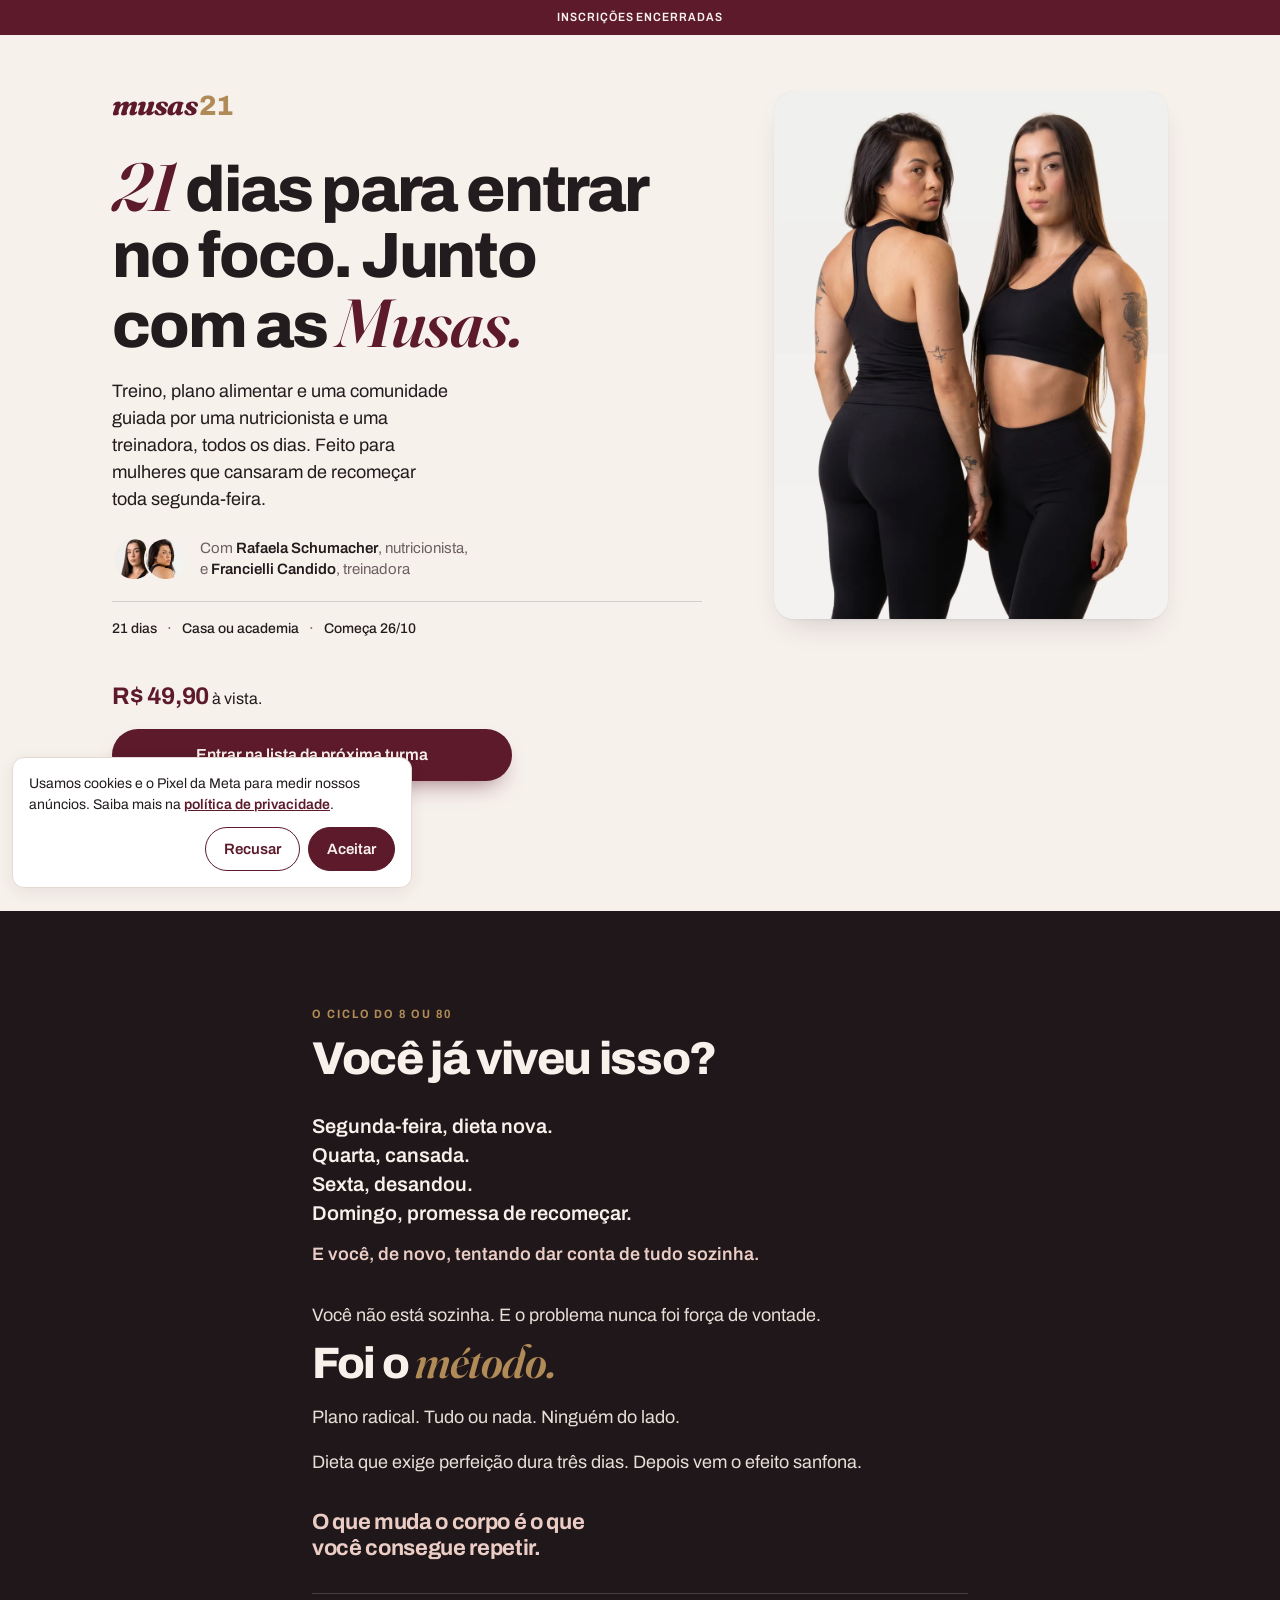
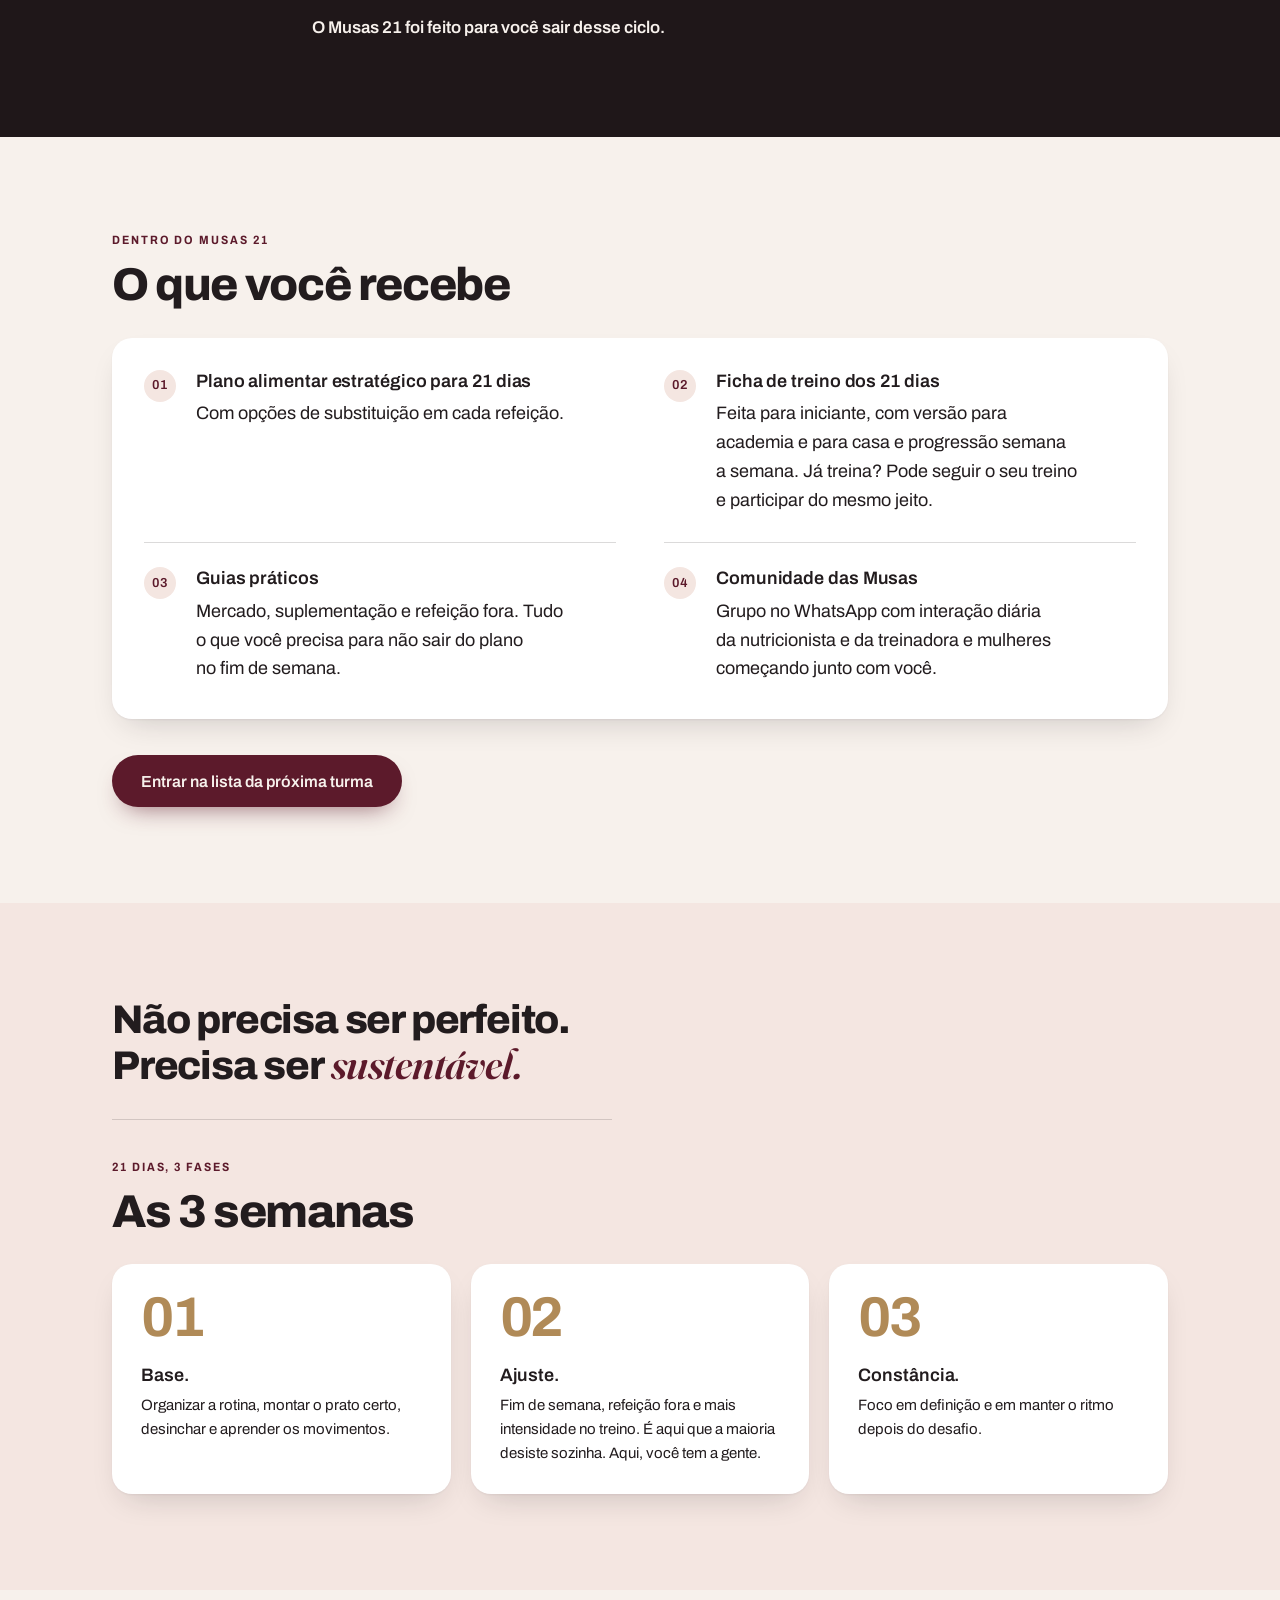
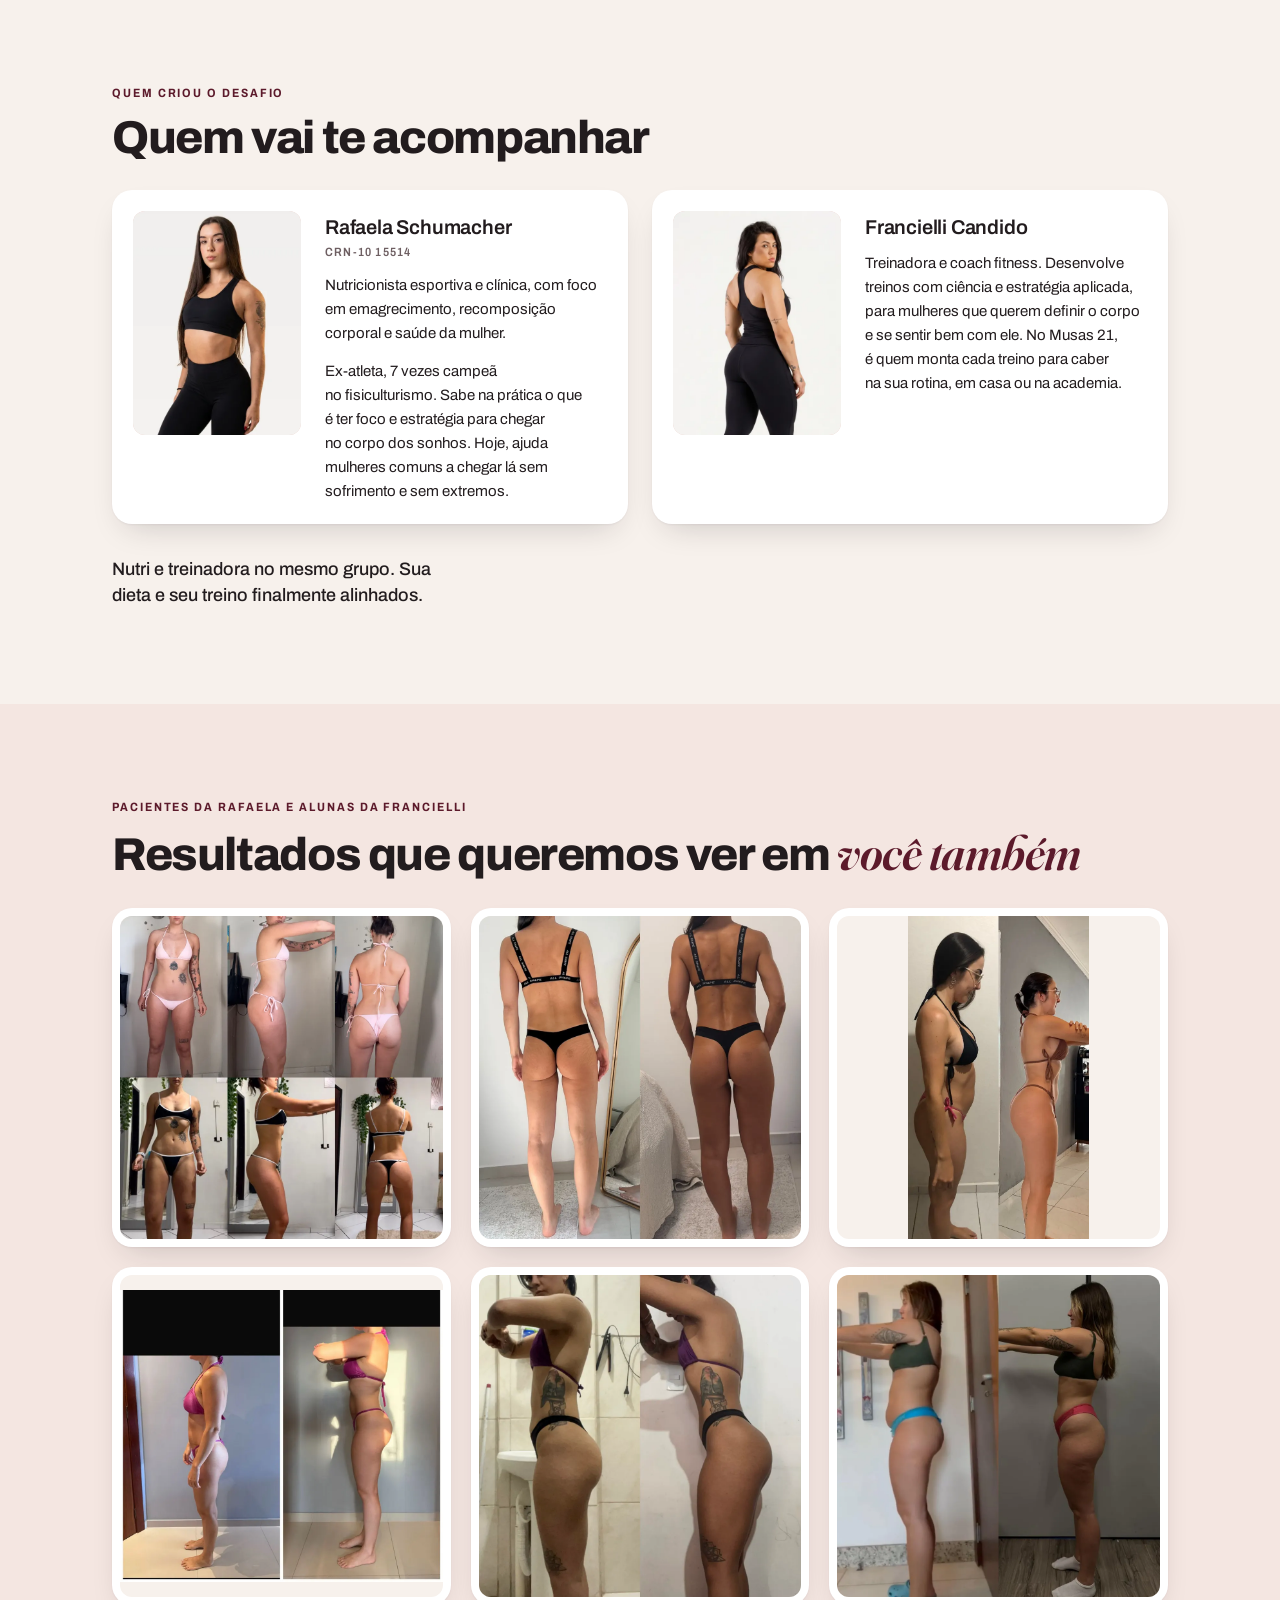
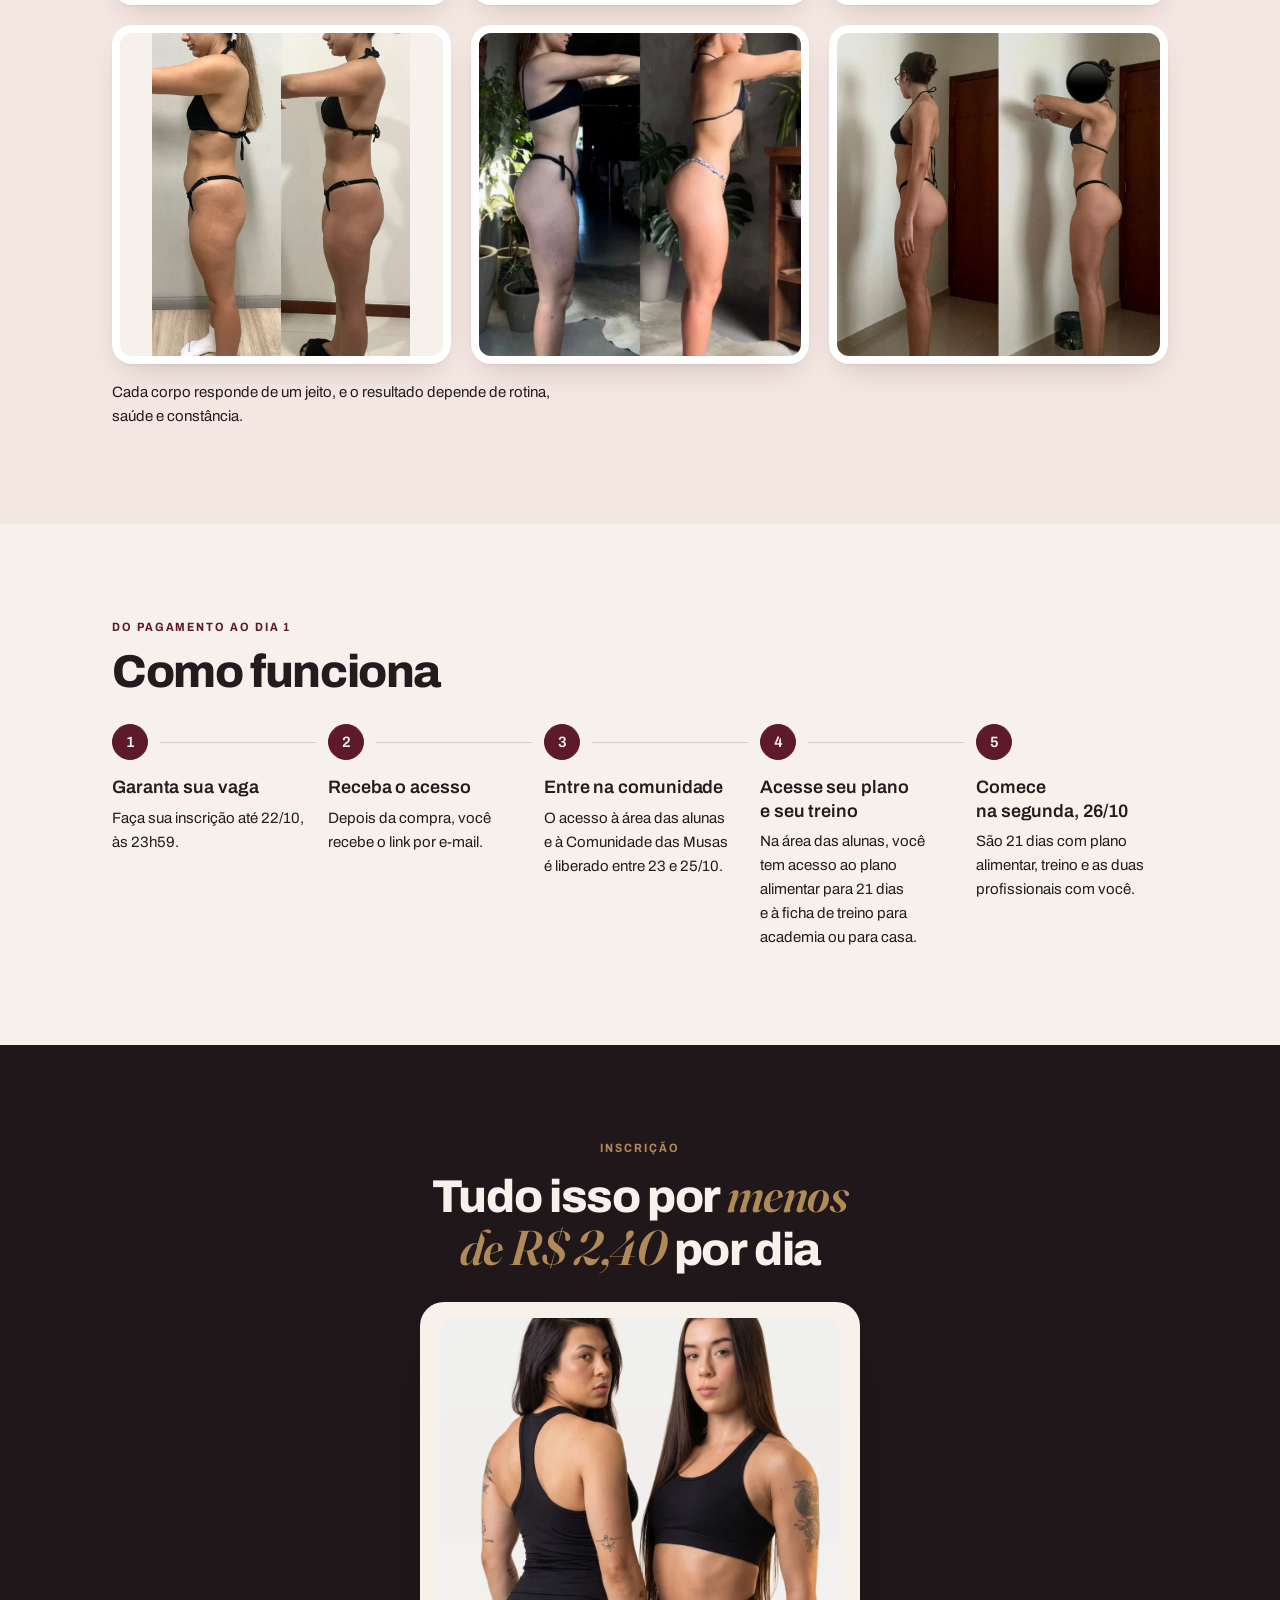
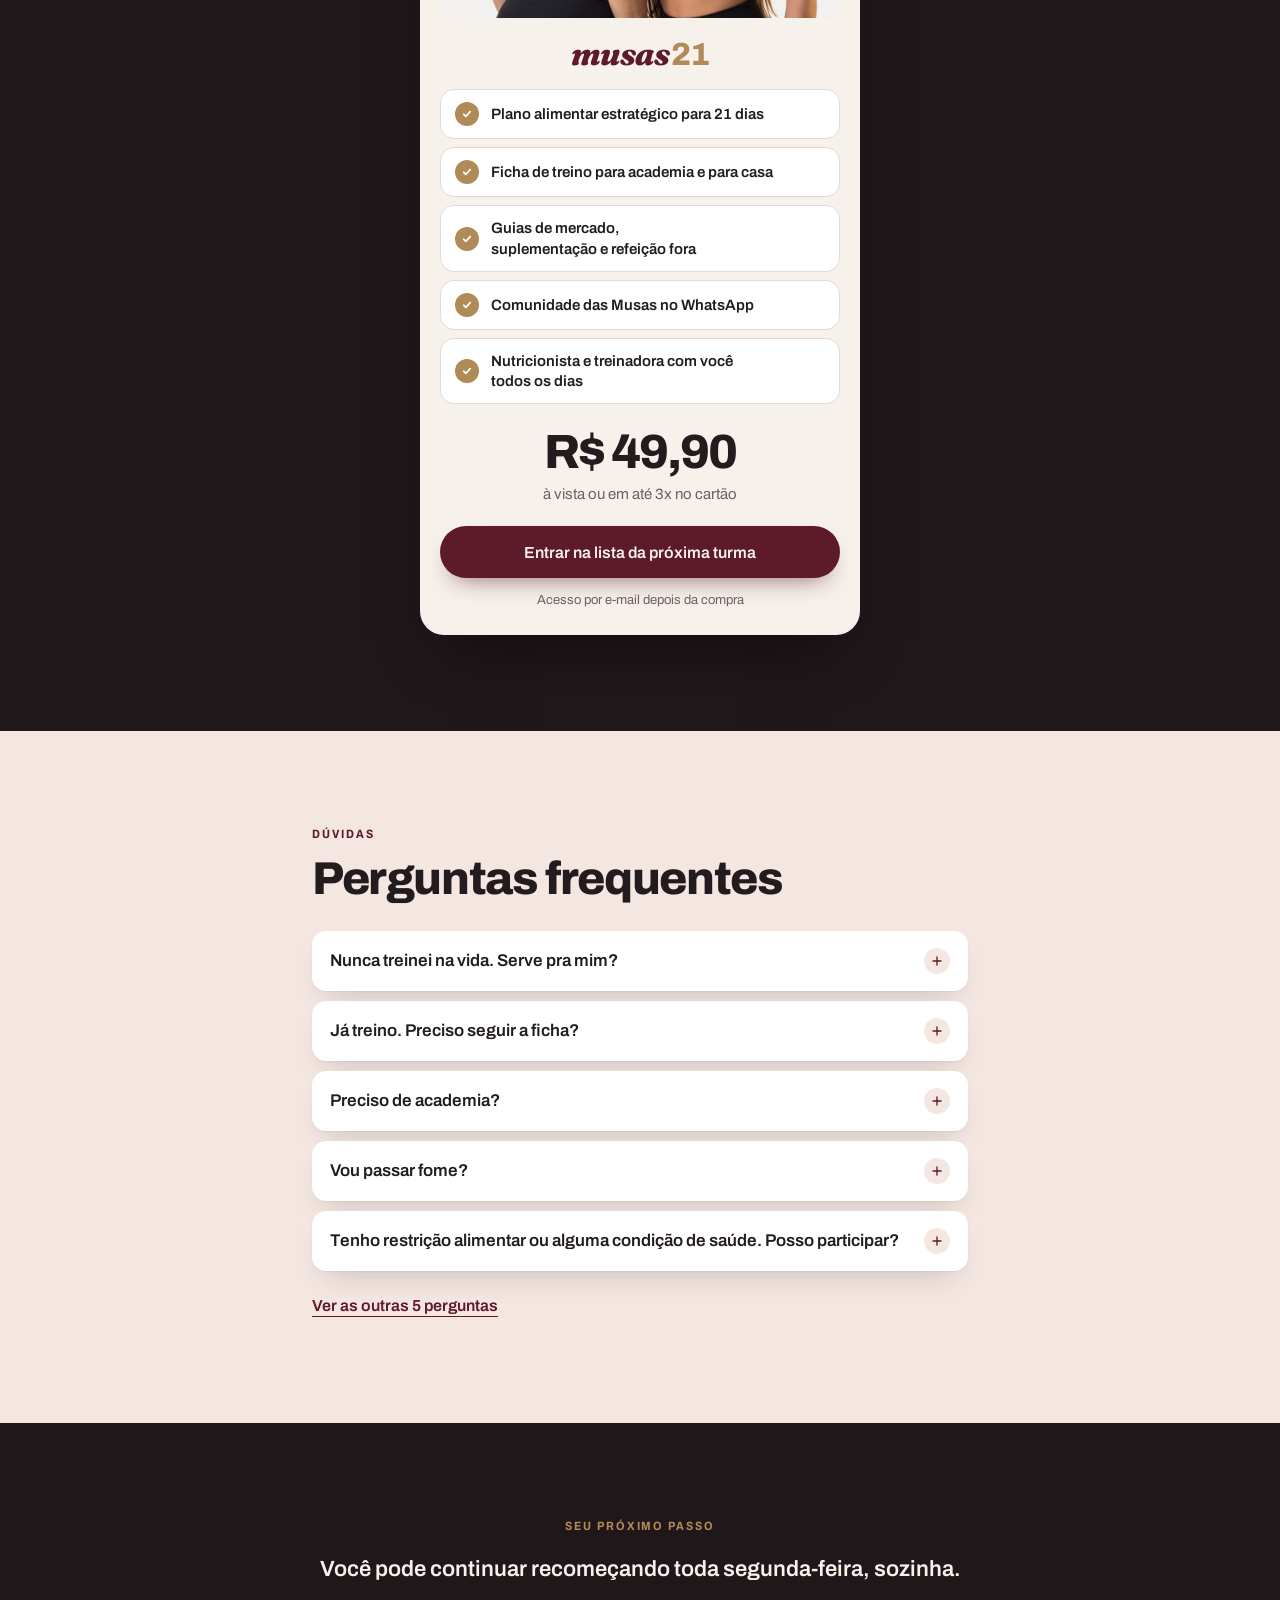
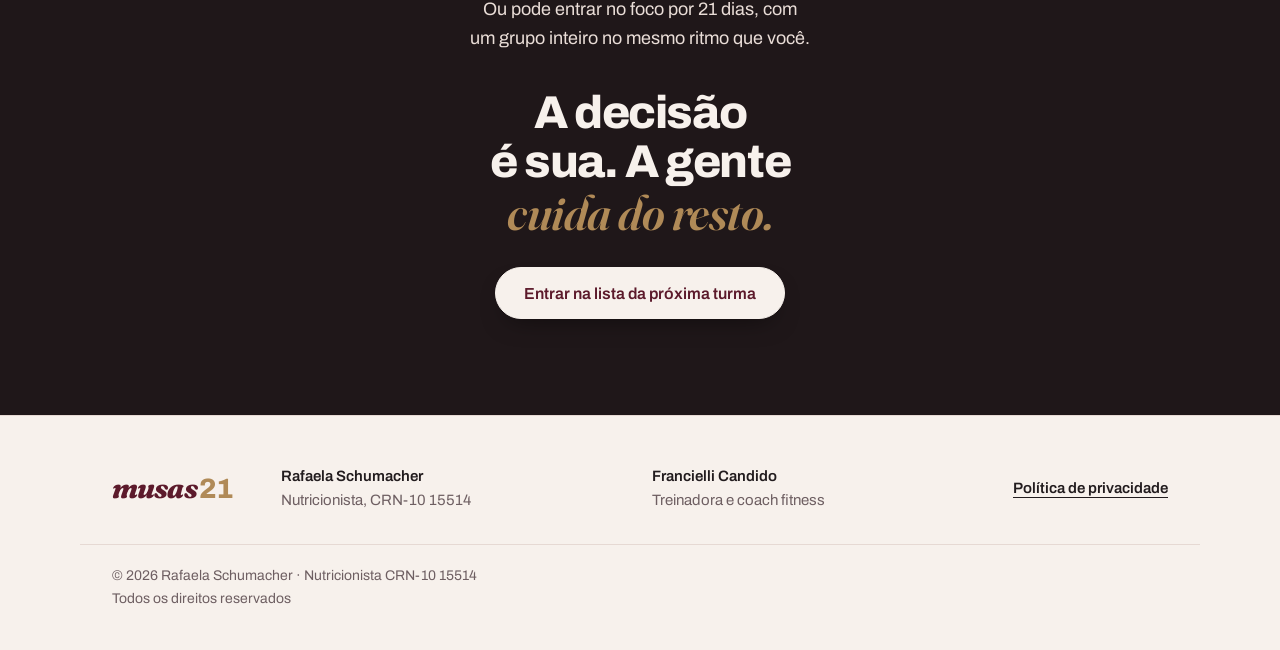
<file: index.html>
<!doctype html>
<html lang="pt-BR">
<head>
  <meta charset="utf-8">
  <meta name="viewport" content="width=device-width, initial-scale=1, viewport-fit=cover">
  <title>Projeto Musas 21</title>
  <meta name="description" content="21 dias para entrar no foco, junto com as Musas. Treino, plano alimentar e uma comunidade guiada por uma nutricionista e uma treinadora, todos os dias.">
  <meta name="theme-color" content="#5C1A2B">
  <link rel="icon" href="imagens/favicon.svg" type="image/svg+xml">

  <link rel="preconnect" href="https://fonts.googleapis.com">
  <link rel="preconnect" href="https://fonts.gstatic.com" crossorigin>
  <link rel="stylesheet" href="https://fonts.googleapis.com/css2?family=Archivo:wdth,wght@75..100,400..800&family=Fraunces:ital,opsz,wght@1,9..144,400..800&display=swap">

  <link rel="stylesheet" href="tokens.css">
  <link rel="stylesheet" href="estilos/base.css">
  <link rel="stylesheet" href="estilos/secoes.css">
  <link rel="stylesheet" href="estilos/premium.css">

  <script src="config.js"></script>
  <script src="scripts/app.js" defer></script>
</head>
<body>

  <!-- ===================== FAIXA DO TOPO ===================== -->
  <div class="faixa" id="faixa" role="region" aria-label="Status das inscrições">
    <p class="faixa__texto">
      <span id="faixa-texto">Inscrições abertas até 22/10, às 23h59. O desafio começa em 26/10.</span>
      <span class="faixa__contagem" id="faixa-contagem" hidden></span>
    </p>
  </div>

  <main>

    <!-- ===================== HERO ===================== -->
    <section class="secao secao--porcelana hero" id="hero">
      <div class="container hero__grade">
        <div class="hero__texto">
          <p class="logo" aria-label="Musas 21"><span class="logo__musas">Musas</span><span class="logo__21">21</span></p>
          <h1 class="titulo titulo--hero"><em>21</em> dias para entrar no foco. Junto com as <em>Musas.</em></h1>
          <p class="hero__sub">Treino, plano alimentar e uma comunidade guiada por uma nutricionista e uma treinadora, todos os dias. Feito para mulheres que cansaram de recomeçar toda segunda-feira.</p>
          <p class="hero__autoras">
            <span class="hero__rostos" aria-hidden="true">
              <img src="imagens/rafaela-rosto.webp" alt="" width="160" height="160">
              <img src="imagens/fran-rosto.webp" alt="" width="160" height="160">
            </span>
            <span>Com <strong>Rafaela Schumacher</strong>, nutricionista, e <strong>Francielli Candido</strong>, treinadora</span>
          </p>
          <ul class="hero__dados" aria-label="Resumo do desafio">
            <li>21 dias</li>
            <li>Casa ou academia</li>
            <li>Começa 26/10</li>
          </ul>
        </div>

        <div class="hero__oferta">
          <p class="preco-linha"><strong>R$ 49,90</strong> à vista.</p>
          <a class="botao botao--principal" href="#" data-cta="hero" data-texto-aberto="Quero começar dia 26/10">Quero começar dia 26/10</a>
          <p class="hero__parcela">ou em até 3x no cartão.<span data-somente-aberto> Inscrições até 22/10, às 23h59.</span></p>
        </div>

        <div class="hero__video">
          <!-- Foto das duas. Se um vídeo for colado no config.js (embedVsl), ele aparece no lugar da foto. -->
          <div class="vsl vsl--foto" id="vsl" data-formato="vertical">
            <img class="hero__foto" src="imagens/rafaela-fran.webp" alt="Rafaela Schumacher e Francielli Candido, de roupa de treino preta" width="960" height="1286" fetchpriority="high" decoding="async">
          </div>
        </div>
      </div>
    </section>

    <!-- ===================== IDENTIFICAÇÃO ===================== -->
    <section class="secao secao--noite identificacao">
      <div class="container container--estreito">
        <p class="sobretitulo">O ciclo do 8 ou 80</p>
        <h2 class="titulo">Você já viveu isso?</h2>
        <p class="identificacao__semana">Segunda-feira, dieta nova.<br>Quarta, cansada.<br>Sexta, desandou.<br>Domingo, promessa de recomeçar.</p>
        <p class="identificacao__gaveta">E você, de novo, tentando dar conta de tudo sozinha.</p>
        <p class="texto">Você não está sozinha. E o problema nunca foi força de vontade.</p>
        <p class="identificacao__virada">Foi o <em>método.</em></p>
        <p class="texto">Plano radical. Tudo ou nada. Ninguém do lado.</p>
        <p class="texto">Dieta que exige perfeição dura três dias. Depois vem o efeito sanfona.</p>
        <p class="identificacao__repetir">O que muda o corpo é o que você consegue repetir.</p>
        <p class="identificacao__fecho">O Musas 21 foi feito para você sair desse ciclo.</p>
      </div>
    </section>

    <!-- ===================== O QUE VOCÊ RECEBE ===================== -->
    <section class="secao secao--porcelana">
      <div class="container">
        <p class="sobretitulo">Dentro do Musas 21</p>
        <h2 class="titulo">O que você recebe</h2>
        <ol class="entregas">
          <li class="entrega">
            <span class="entrega__numero" aria-hidden="true">01</span>
            <div>
              <h3 class="item-titulo">Plano alimentar estratégico para 21 dias</h3>
              <p>Com opções de substituição em cada refeição.</p>
            </div>
          </li>
          <li class="entrega">
            <span class="entrega__numero" aria-hidden="true">02</span>
            <div>
              <h3 class="item-titulo">Ficha de treino dos 21 dias</h3>
              <p>Feita para iniciante, com versão para academia e para casa e progressão semana a semana. Já treina? Pode seguir o seu treino e participar do mesmo jeito.</p>
            </div>
          </li>
          <li class="entrega">
            <span class="entrega__numero" aria-hidden="true">03</span>
            <div>
              <h3 class="item-titulo">Guias práticos</h3>
              <p>Mercado, suplementação e refeição fora. Tudo o que você precisa para não sair do plano no fim de semana.</p>
            </div>
          </li>
          <li class="entrega">
            <span class="entrega__numero" aria-hidden="true">04</span>
            <div>
              <h3 class="item-titulo">Comunidade das Musas</h3>
              <p>Grupo no WhatsApp com interação diária da nutricionista e da treinadora e mulheres começando junto com você.</p>
            </div>
          </li>
        </ol>
        <div class="acao">
          <a class="botao botao--principal" href="#" data-cta="recebe" data-texto-aberto="Quero meu plano e meu treino">Quero meu plano e meu treino</a>
        </div>
      </div>
    </section>

    <!-- ===================== AS 3 SEMANAS ===================== -->
    <section class="secao secao--rose">
      <div class="container">
        <p class="frase-destaque">Não precisa ser perfeito. Precisa ser <em>sustentável.</em></p>
        <p class="sobretitulo">21 dias, 3 fases</p>
        <h2 class="titulo">As 3 semanas</h2>
        <ol class="semanas">
          <li class="semana">
            <span class="semana__numero"><span class="sr-only">Semana </span>01</span>
            <div>
              <h3 class="item-titulo semana__nome">Base.</h3>
              <p>Organizar a rotina, montar o prato certo, desinchar e aprender os movimentos.</p>
            </div>
          </li>
          <li class="semana">
            <span class="semana__numero"><span class="sr-only">Semana </span>02</span>
            <div>
              <h3 class="item-titulo semana__nome">Ajuste.</h3>
              <p>Fim de semana, refeição fora e mais intensidade no treino. É aqui que a maioria desiste sozinha. Aqui, você tem a gente.</p>
            </div>
          </li>
          <li class="semana">
            <span class="semana__numero"><span class="sr-only">Semana </span>03</span>
            <div>
              <h3 class="item-titulo semana__nome">Constância.</h3>
              <p>Foco em definição e em manter o ritmo depois do desafio.</p>
            </div>
          </li>
        </ol>
      </div>
    </section>

    <!-- ===================== QUEM VAI TE ACOMPANHAR ===================== -->
    <section class="secao secao--porcelana">
      <div class="container">
        <p class="sobretitulo">Quem criou o desafio</p>
        <h2 class="titulo">Quem vai te acompanhar</h2>
        <div class="pessoas">
          <article class="pessoa">
            <img class="pessoa__foto" src="imagens/rafaela-card.webp" alt="Rafaela Schumacher, nutricionista do Musas 21" width="480" height="640" loading="lazy" decoding="async">
            <div class="pessoa__cabecalho">
              <h3 class="pessoa__nome">Rafaela Schumacher</h3>
              <p class="rotulo pessoa__registro">CRN-10 15514</p>
            </div>
            <div class="pessoa__bio">
              <p>Nutricionista esportiva e clínica, com foco em emagrecimento, recomposição corporal e saúde da mulher.</p>
              <p>Ex-atleta, 7 vezes campeã no fisiculturismo. Sabe na prática o que é ter foco e estratégia para chegar no corpo dos sonhos. Hoje, ajuda mulheres comuns a chegar lá sem sofrimento e sem extremos.</p>
            </div>
          </article>
          <article class="pessoa">
            <img class="pessoa__foto" src="imagens/fran-card.webp" alt="Francielli Candido, treinadora do Musas 21" width="480" height="640" loading="lazy" decoding="async">
            <div class="pessoa__cabecalho">
              <h3 class="pessoa__nome">Francielli Candido</h3>
            </div>
            <div class="pessoa__bio">
              <p>Treinadora e coach fitness. Desenvolve treinos com ciência e estratégia aplicada, para mulheres que querem definir o corpo e se sentir bem com ele. No Musas 21, é quem monta cada treino para caber na sua rotina, em casa ou na academia.</p>
            </div>
          </article>
        </div>
        <p class="juntas">Nutri e treinadora no mesmo grupo. Sua dieta e seu treino finalmente alinhados.</p>
      </div>
    </section>

    <!-- ===================== RESULTADOS (antes e depois) ===================== -->
    <section class="secao secao--rose">
      <div class="container">
        <p class="sobretitulo">Pacientes da Rafaela e alunas da Francielli</p>
        <h2 class="titulo">Resultados que queremos ver em <em>você também</em></h2>
        <div class="resultados" tabindex="0" aria-label="Resultados de pacientes. Deslize para ver mais.">
          <figure class="resultado">
            <img src="imagens/resultados/resultado-02.webp" alt="Antes e depois de uma paciente da Rafaela ou aluna da Francielli" width="1000" height="1000" loading="lazy" decoding="async">
          </figure>
          <figure class="resultado">
            <img src="imagens/resultados/resultado-09.webp" alt="Antes e depois de uma paciente da Rafaela ou aluna da Francielli" width="1000" height="1000" loading="lazy" decoding="async">
          </figure>
          <figure class="resultado">
            <img src="imagens/resultados/resultado-08.webp" alt="Antes e depois de uma paciente da Rafaela ou aluna da Francielli" width="563" height="1000" loading="lazy" decoding="async">
          </figure>
          <figure class="resultado">
            <img src="imagens/resultados/resultado-10.webp" alt="Antes e depois de uma paciente da Rafaela ou aluna da Francielli" width="1000" height="906" loading="lazy" decoding="async">
          </figure>
          <figure class="resultado">
            <img src="imagens/resultados/resultado-03.webp" alt="Antes e depois de uma paciente da Rafaela ou aluna da Francielli" width="1000" height="1000" loading="lazy" decoding="async">
          </figure>
          <figure class="resultado">
            <img src="imagens/resultados/resultado-04.webp" alt="Antes e depois de uma paciente da Rafaela ou aluna da Francielli" width="1000" height="1000" loading="lazy" decoding="async">
          </figure>
          <figure class="resultado">
            <img src="imagens/resultados/resultado-05.webp" alt="Antes e depois de uma paciente da Rafaela ou aluna da Francielli" width="799" height="1000" loading="lazy" decoding="async">
          </figure>
          <figure class="resultado">
            <img src="imagens/resultados/resultado-06.webp" alt="Antes e depois de uma paciente da Rafaela ou aluna da Francielli" width="1000" height="1000" loading="lazy" decoding="async">
          </figure>
          <figure class="resultado">
            <img src="imagens/resultados/resultado-07.webp" alt="Antes e depois de uma paciente da Rafaela ou aluna da Francielli" width="1000" height="1000" loading="lazy" decoding="async">
          </figure>
        </div>
        <p class="texto-pequeno resultados__aviso">Cada corpo responde de um jeito, e o resultado depende de rotina, saúde e constância.</p>
      </div>
    </section>

    <!-- ===================== COMO FUNCIONA ===================== -->
    <section class="secao secao--porcelana">
      <div class="container">
        <p class="sobretitulo">Do pagamento ao dia 1</p>
        <h2 class="titulo">Como funciona</h2>
        <ol class="passos">
          <li class="passo">
            <span class="passo__numero" aria-hidden="true">1</span>
            <div>
              <h3 class="item-titulo">Garanta sua vaga</h3>
              <p>Faça sua inscrição até 22/10, às 23h59.</p>
            </div>
          </li>
          <li class="passo">
            <span class="passo__numero" aria-hidden="true">2</span>
            <div>
              <h3 class="item-titulo">Receba o acesso</h3>
              <p>Depois da compra, você recebe o link por <span class="sem-quebra">e-mail</span>.</p>
            </div>
          </li>
          <li class="passo">
            <span class="passo__numero" aria-hidden="true">3</span>
            <div>
              <h3 class="item-titulo">Entre na comunidade</h3>
              <p>O acesso à área das alunas e à Comunidade das Musas é liberado entre 23 e 25/10.</p>
            </div>
          </li>
          <li class="passo">
            <span class="passo__numero" aria-hidden="true">4</span>
            <div>
              <h3 class="item-titulo">Acesse seu plano e seu treino</h3>
              <p>Na área das alunas, você tem acesso ao plano alimentar para 21 dias e à ficha de treino para academia ou para casa.</p>
            </div>
          </li>
          <li class="passo">
            <span class="passo__numero" aria-hidden="true">5</span>
            <div>
              <h3 class="item-titulo">Comece na segunda, 26/10</h3>
              <p>São 21 dias com plano alimentar, treino e as duas profissionais com você.</p>
            </div>
          </li>
        </ol>
      </div>
    </section>

    <!-- ===================== VALOR ===================== -->
    <section class="secao secao--noite valor">
      <div class="container container--estreito">
        <p class="sobretitulo">Inscrição</p>
        <h2 class="titulo">Tudo isso por <em>menos de R$ 2,40</em> por dia</h2>
        <div class="oferta">
          <img class="oferta__foto" src="imagens/rafaela-fran.webp" alt="" width="960" height="1286" loading="lazy" decoding="async">
          <p class="logo oferta__logo" aria-label="Musas 21"><span class="logo__musas">Musas</span><span class="logo__21">21</span></p>
          <ul class="oferta__lista">
            <li><svg class="icone" viewBox="0 0 24 24" aria-hidden="true"><path d="m6.5 12.5 3.5 3.5 7.5-8"/></svg><span>Plano alimentar estratégico para 21 dias</span></li>
            <li><svg class="icone" viewBox="0 0 24 24" aria-hidden="true"><path d="m6.5 12.5 3.5 3.5 7.5-8"/></svg><span>Ficha de treino para academia e para casa</span></li>
            <li><svg class="icone" viewBox="0 0 24 24" aria-hidden="true"><path d="m6.5 12.5 3.5 3.5 7.5-8"/></svg><span>Guias de mercado, suplementação e refeição fora</span></li>
            <li><svg class="icone" viewBox="0 0 24 24" aria-hidden="true"><path d="m6.5 12.5 3.5 3.5 7.5-8"/></svg><span>Comunidade das Musas no WhatsApp</span></li>
            <li><svg class="icone" viewBox="0 0 24 24" aria-hidden="true"><path d="m6.5 12.5 3.5 3.5 7.5-8"/></svg><span>Nutricionista e treinadora com você todos os dias</span></li>
          </ul>
          <p class="oferta__preco">R$ 49,90</p>
          <p class="oferta__parcela">à vista ou em até 3x no cartão</p>
          <a class="botao botao--principal" href="#" data-cta="valor" data-texto-aberto="Quero entrar no Musas 21">Quero entrar no Musas 21</a>
          <p class="oferta__nota">Acesso por e-mail depois da compra</p>
          <p class="oferta__prazo" data-somente-aberto>As inscrições fecham em 22/10, às 23h59.</p>
        </div>
      </div>
    </section>

    <!-- ===================== GARANTIA (liga no config.js) ===================== -->
    <section class="secao secao--porcelana garantia" id="garantia" hidden>
      <div class="container container--estreito">
        <div class="card garantia__card">
          <svg class="icone garantia__icone" viewBox="0 0 24 24" aria-hidden="true"><path d="M12 3.5 5 6v5.5c0 4.2 2.9 7.6 7 9 4.1-1.4 7-4.8 7-9V6z"/><path d="m9 12 2 2 4-4"/></svg>
          <p class="garantia__texto" id="garantia-texto"></p>
        </div>
      </div>
    </section>

    <!-- ===================== PERGUNTAS FREQUENTES ===================== -->
    <section class="secao secao--rose">
      <div class="container container--estreito">
        <p class="sobretitulo">Dúvidas</p>
        <h2 class="titulo">Perguntas frequentes</h2>
        <div class="faq" id="faq">
          <details class="faq__item">
            <summary><span>Nunca treinei na vida. Serve pra mim?</span><svg class="icone faq__icone" viewBox="0 0 24 24" aria-hidden="true"><path class="faq__vertical" d="M12 6v12"/><path d="M6 12h12"/></svg></summary>
            <p>Sim. A ficha foi feita para iniciante, com progressão semana a semana.</p>
          </details>
          <details class="faq__item">
            <summary><span>Já treino. Preciso seguir a ficha?</span><svg class="icone faq__icone" viewBox="0 0 24 24" aria-hidden="true"><path class="faq__vertical" d="M12 6v12"/><path d="M6 12h12"/></svg></summary>
            <p>Não. Você pode seguir o seu treino e entrar na comunidade para focar com a gente.</p>
          </details>
          <details class="faq__item">
            <summary><span>Preciso de academia?</span><svg class="icone faq__icone" viewBox="0 0 24 24" aria-hidden="true"><path class="faq__vertical" d="M12 6v12"/><path d="M6 12h12"/></svg></summary>
            <p>Não. A ficha tem versão para academia e para casa.</p>
          </details>
          <details class="faq__item">
            <summary><span>Vou passar fome?</span><svg class="icone faq__icone" viewBox="0 0 24 24" aria-hidden="true"><path class="faq__vertical" d="M12 6v12"/><path d="M6 12h12"/></svg></summary>
            <p>Não. O plano tem substituições para você comer bem.</p>
          </details>
          <details class="faq__item">
            <summary><span>Tenho restrição alimentar ou alguma condição de saúde. Posso participar?</span><svg class="icone faq__icone" viewBox="0 0 24 24" aria-hidden="true"><path class="faq__vertical" d="M12 6v12"/><path d="M6 12h12"/></svg></summary>
            <p>O plano é geral e não substitui um acompanhamento individual. Se você é gestante, lactante ou tem alguma doença diagnosticada, converse com seu médico ou nutricionista antes de começar.</p>
          </details>
          <details class="faq__item faq__item--extra">
            <summary><span>Quando começa?</span><svg class="icone faq__icone" viewBox="0 0 24 24" aria-hidden="true"><path class="faq__vertical" d="M12 6v12"/><path d="M6 12h12"/></svg></summary>
            <p>Segunda-feira, 26/10. O acesso à área das alunas e à comunidade é liberado entre 23 e 25/10.</p>
          </details>
          <details class="faq__item faq__item--extra">
            <summary><span>Como recebo o acesso?</span><svg class="icone faq__icone" viewBox="0 0 24 24" aria-hidden="true"><path class="faq__vertical" d="M12 6v12"/><path d="M6 12h12"/></svg></summary>
            <p>Depois da compra, você recebe o link por <span class="sem-quebra">e-mail</span>.</p>
          </details>
          <details class="faq__item faq__item--extra">
            <summary><span>Por quanto tempo tenho acesso?</span><svg class="icone faq__icone" viewBox="0 0 24 24" aria-hidden="true"><path class="faq__vertical" d="M12 6v12"/><path d="M6 12h12"/></svg></summary>
            <p><mark class="ph">[DEFINIR]</mark></p>
          </details>
          <details class="faq__item faq__item--extra">
            <summary><span>E se eu errar um dia?</span><svg class="icone faq__icone" viewBox="0 0 24 24" aria-hidden="true"><path class="faq__vertical" d="M12 6v12"/><path d="M6 12h12"/></svg></summary>
            <p>Você continua de onde parou. Um dia fora do plano não apaga o que você já construiu.</p>
          </details>
          <details class="faq__item faq__item--extra">
            <summary><span>Vou ter suporte?</span><svg class="icone faq__icone" viewBox="0 0 24 24" aria-hidden="true"><path class="faq__vertical" d="M12 6v12"/><path d="M6 12h12"/></svg></summary>
            <p>Sim. A nutricionista e a treinadora estão na Comunidade das Musas todos os dias.</p>
          </details>
        </div>
        <button type="button" class="faq__mais" id="faq-mais" hidden>Ver as outras 5 perguntas</button>
      </div>
    </section>

    <!-- ===================== ENCERRAMENTO ===================== -->
    <section class="secao secao--noite encerramento">
      <div class="container container--estreito">
        <p class="sobretitulo">Seu próximo passo</p>
        <p class="encerramento__abre">Você pode continuar recomeçando toda segunda-feira, sozinha.</p>
        <p class="texto">Ou pode entrar no foco por 21 dias, com um grupo inteiro no mesmo ritmo que você.</p>
        <p class="titulo encerramento__destaque">A decisão é sua. A gente <em>cuida do resto.</em></p>
        <a class="botao botao--secundario" href="#" data-cta="encerramento" data-texto-aberto="Quero ser uma Musa">Quero ser uma Musa</a>
        <p class="texto-pequeno" data-somente-aberto>As inscrições fecham em 22/10, às 23h59.</p>
      </div>
    </section>

  </main>

  <!-- ===================== RODAPÉ ===================== -->
  <footer class="rodape">
    <div class="container rodape__grade">
      <p class="logo logo--rodape" aria-label="Musas 21"><span class="logo__musas">Musas</span><span class="logo__21">21</span></p>
      <div class="rodape__pessoas">
        <p><strong>Rafaela Schumacher</strong><br>Nutricionista, <span class="sem-quebra">CRN-10 15514</span></p>
        <p><strong>Francielli Candido</strong><br>Treinadora e coach fitness</p>
      </div>
      <a class="rodape__link" href="politica-de-privacidade.html">Política de privacidade</a>
    </div>
    <div class="container rodape__direitos">
      <p>© 2026 Rafaela Schumacher · Nutricionista <span class="sem-quebra">CRN-10 15514</span></p>
      <p>Todos os direitos reservados</p>
    </div>
  </footer>

  <!-- ===================== BARRA FIXA (CELULAR) ===================== -->
  <div class="barra-fixa" id="barra-fixa" aria-hidden="true">
    <p class="barra-fixa__preco">R$ 49,90</p>
    <a class="botao botao--principal botao--compacto" href="#" data-cta="barra" data-texto-aberto="Quero entrar" tabindex="-1">Quero entrar</a>
  </div>

  <!-- ===================== AVISO DE COOKIES ===================== -->
  <div class="cookies" id="cookies" role="dialog" aria-label="Aviso de cookies" hidden>
    <p>Usamos cookies e o Pixel da Meta para medir nossos anúncios. Saiba mais na <a href="politica-de-privacidade.html">política de privacidade</a>.</p>
    <div class="cookies__botoes">
      <button type="button" class="cookies__botao cookies__botao--recusar" data-cookies="recusado">Recusar</button>
      <button type="button" class="cookies__botao cookies__botao--aceitar" data-cookies="aceito">Aceitar</button>
    </div>
  </div>

  <div class="aviso" id="aviso" role="status" aria-live="polite" hidden></div>

</body>
</html>
</file>
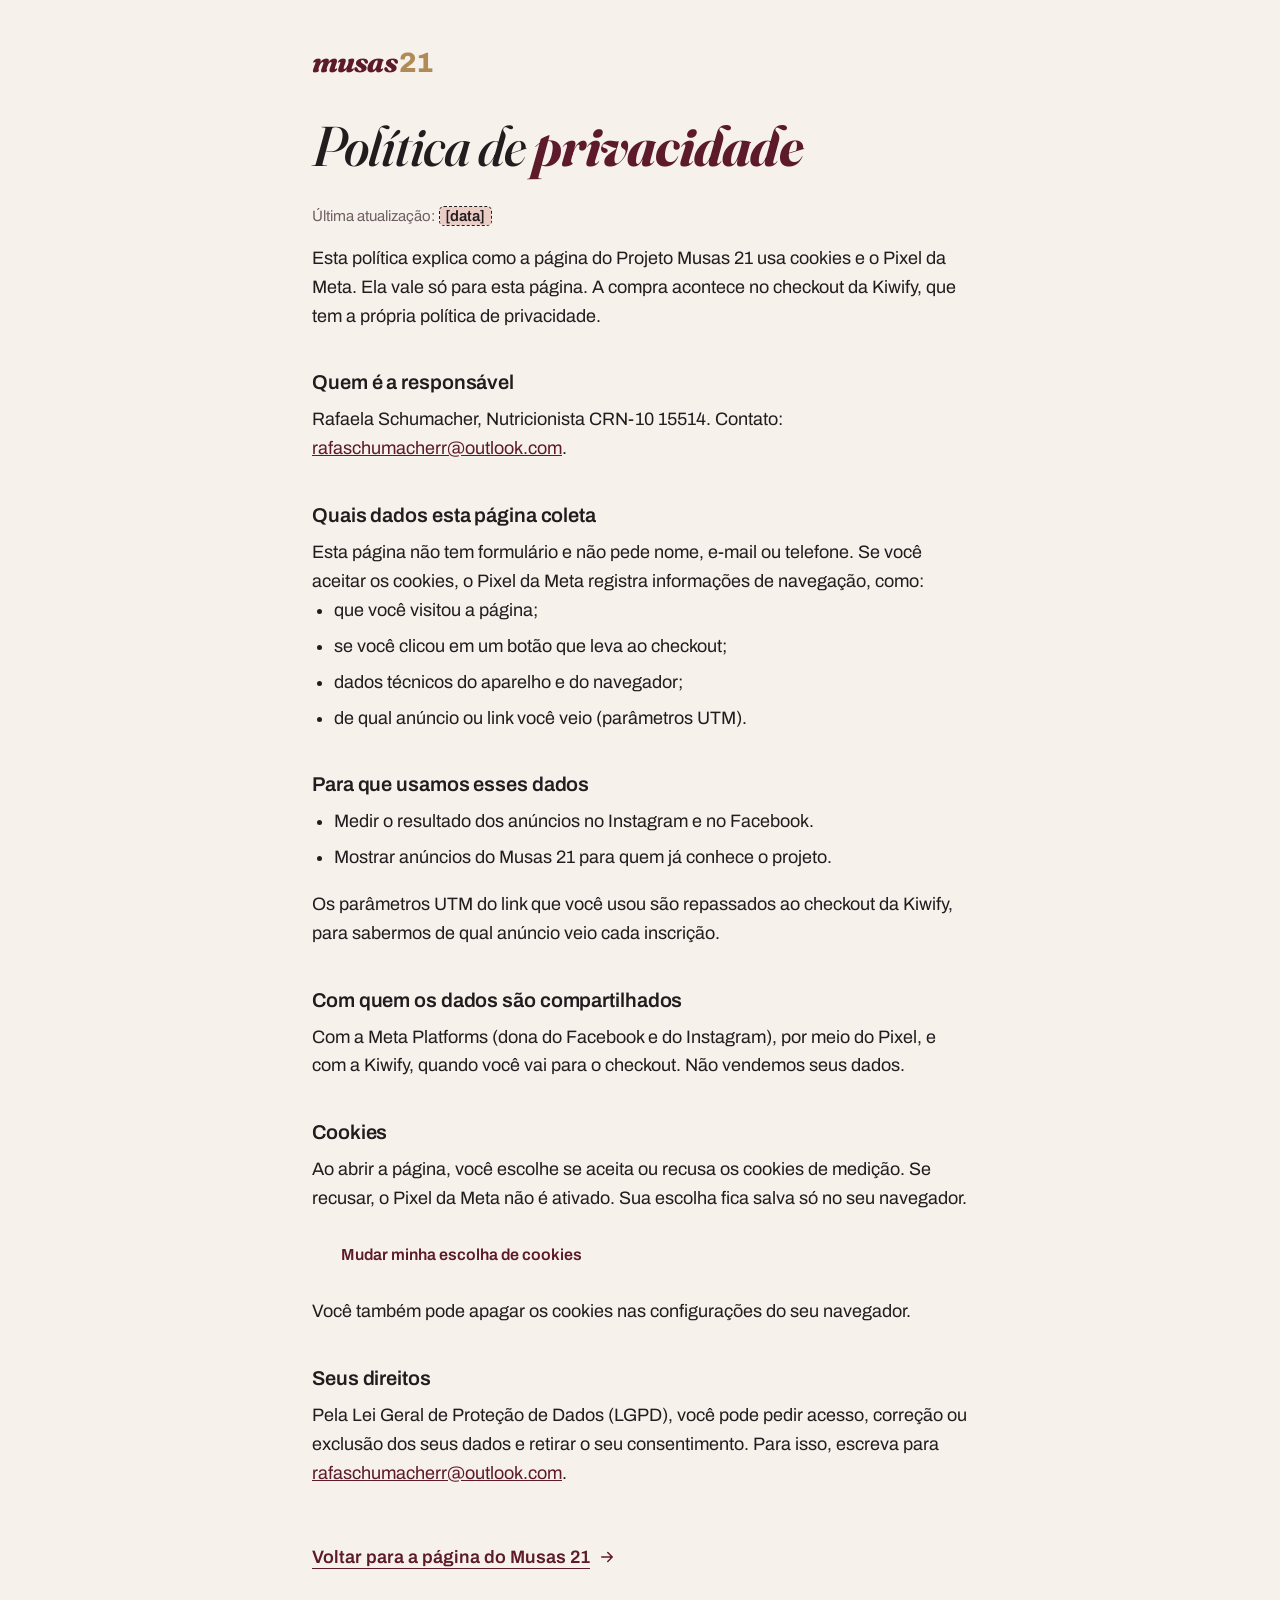
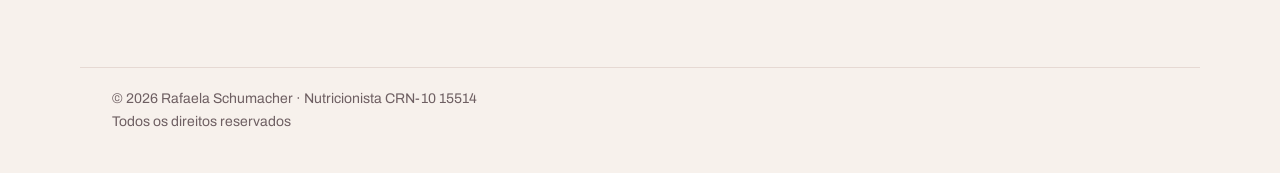
<file: politica-de-privacidade.html>
<!doctype html>
<html lang="pt-BR">
<head>
  <meta charset="utf-8">
  <meta name="viewport" content="width=device-width, initial-scale=1, viewport-fit=cover">
  <title>Política de privacidade | Projeto Musas 21</title>
  <meta name="robots" content="noindex">
  <meta name="theme-color" content="#5C1A2B">
  <link rel="icon" href="imagens/favicon.svg" type="image/svg+xml">

  <link rel="preconnect" href="https://fonts.googleapis.com">
  <link rel="preconnect" href="https://fonts.gstatic.com" crossorigin>
  <link rel="stylesheet" href="https://fonts.googleapis.com/css2?family=Archivo:wdth,wght@75..100,400..800&family=Fraunces:ital,opsz,wght@1,9..144,400..800&display=swap">

  <link rel="stylesheet" href="tokens.css">
  <link rel="stylesheet" href="estilos/base.css">
  <link rel="stylesheet" href="estilos/secoes.css">
  <style>
    .politica { padding: 48px 0 88px; }
    .politica .logo { margin-bottom: 40px; text-decoration: none; }
    .politica h1 { font-size: clamp(2.25rem, 9vw, 3.5rem); }
    .politica h2 {
      font-weight: 600; letter-spacing: -0.005em;
      font-size: 1.25rem; line-height: 1.25; margin: 2em 0 0.5em;
    }
    .politica ul { padding-left: 1.2em; margin: 0 0 1em; }
    .politica li { margin-bottom: 0.4em; }
    .politica .atualizado { color: var(--grafite-suave); font-size: 0.9375rem; }
    .politica .voltar { margin-top: 48px; }
  </style>
</head>
<body>
  <main class="politica">
    <div class="container container--estreito">
      <a class="logo" href="index.html" aria-label="Musas 21, voltar para a página inicial"><span class="logo__musas">Musas</span><span class="logo__21">21</span></a>

      <h1 class="titulo">Política de <em>privacidade</em></h1>
      <p class="atualizado">Última atualização: <mark class="ph">[data]</mark></p>

      <p>Esta política explica como a página do Projeto Musas 21 usa cookies e o Pixel da Meta. Ela vale só para esta página. A compra acontece no checkout da Kiwify, que tem a própria política de privacidade.</p>

      <h2>Quem é a responsável</h2>
      <p>Rafaela Schumacher, Nutricionista <span class="sem-quebra">CRN-10 15514</span>. Contato: <a href="mailto:rafaschumacherr@outlook.com">rafaschumacherr@outlook.com</a>.</p>

      <h2>Quais dados esta página coleta</h2>
      <p>Esta página não tem formulário e não pede nome, e-mail ou telefone. Se você aceitar os cookies, o Pixel da Meta registra informações de navegação, como:</p>
      <ul>
        <li>que você visitou a página;</li>
        <li>se você clicou em um botão que leva ao checkout;</li>
        <li>dados técnicos do aparelho e do navegador;</li>
        <li>de qual anúncio ou link você veio (parâmetros UTM).</li>
      </ul>

      <h2>Para que usamos esses dados</h2>
      <ul>
        <li>Medir o resultado dos anúncios no Instagram e no Facebook.</li>
        <li>Mostrar anúncios do Musas 21 para quem já conhece o projeto.</li>
      </ul>
      <p>Os parâmetros UTM do link que você usou são repassados ao checkout da Kiwify, para sabermos de qual anúncio veio cada inscrição.</p>

      <h2>Com quem os dados são compartilhados</h2>
      <p>Com a Meta Platforms (dona do Facebook e do Instagram), por meio do Pixel, e com a Kiwify, quando você vai para o checkout. Não vendemos seus dados.</p>

      <h2>Cookies</h2>
      <p>Ao abrir a página, você escolhe se aceita ou recusa os cookies de medição. Se recusar, o Pixel da Meta não é ativado. Sua escolha fica salva só no seu navegador.</p>
      <p><button type="button" class="botao botao--secundario" id="refazer-cookies">Mudar minha escolha de cookies</button></p>
      <p>Você também pode apagar os cookies nas configurações do seu navegador.</p>

      <h2>Seus direitos</h2>
      <p>Pela Lei Geral de Proteção de Dados (LGPD), você pode pedir acesso, correção ou exclusão dos seus dados e retirar o seu consentimento. Para isso, escreva para <a href="mailto:rafaschumacherr@outlook.com">rafaschumacherr@outlook.com</a>.</p>

      <p class="voltar"><a class="link-seta" href="index.html">Voltar para a página do Musas 21
        <svg class="icone" viewBox="0 0 24 24" aria-hidden="true"><path d="M5 12h14M13 6l6 6-6 6"/></svg>
      </a></p>
    </div>
  </main>

  <footer class="rodape">
    <div class="container rodape__direitos">
      <p>© 2026 Rafaela Schumacher · Nutricionista <span class="sem-quebra">CRN-10 15514</span></p>
      <p>Todos os direitos reservados</p>
    </div>
  </footer>

  <script>
    document.getElementById("refazer-cookies").addEventListener("click", function () {
      try { localStorage.removeItem("musas21-cookies"); } catch (e) {}
      window.location.href = "index.html";
    });
  </script>
</body>
</html>
</file>
<file: tokens.css>
/* =========================================================
   TOKENS — Identidade visual "Atelier Sport" do Musas 21
   Todas as cores, fontes e raios da página ficam aqui.
   ========================================================= */

:root {
  /* Cores */
  --bordo: #5C1A2B;          /* principal: botões, títulos de destaque, ícones, faixa do topo */
  --bordo-escuro: #431220;   /* hover e estado pressionado dos botões */
  --rose: #EBCDC6;           /* apoio: destaques sobre bordô */
  --blush: #F4E6E1;          /* fundo das seções alternadas */
  --porcelana: #F7F1EC;      /* fundo geral */
  --branco: #FFFFFF;         /* cards */
  --grafite: #221C1E;        /* texto principal */
  --grafite-suave: #6E5F62;  /* texto secundário (nunca em texto pequeno sobre rosé) */
  --bronze: #B08A57;         /* o "21" do logo e números grandes (só texto grande, sobre porcelana é decorativo) */
  --borda: #E6D9D3;          /* bordas finas de 1px dos cards */
  --linha: rgba(34, 28, 30, 0.16); /* linhas divisórias sobre porcelana e rosé */
  --foto: #72303F;           /* fundo dos espaços reservados para fotos */

  /* Fontes */
  --fonte-sans: "Archivo", system-ui, -apple-system, "Segoe UI", sans-serif;   /* texto; condensada = rótulos */
  --fonte-serif: "Fraunces", Georgia, "Times New Roman", serif;               /* títulos em itálico */

  /* Raios */
  --raio-bloco: 20px;
  --raio-pequeno: 12px;
  --raio-pilula: 999px;

  /* Espaçamentos */
  --gutter: 20px;
  --largura-max: 1120px;
  --espaco-secao: 56px;

  /* Alturas de elementos fixos */
  --altura-botao: 52px;
}

@media (min-width: 900px) {
  :root {
    --gutter: 32px;
    --espaco-secao: 96px;
  }
}
</file>
<file: estilos/base.css>
/* =========================================================
   BASE — reset, tipografia, botões e utilitários
   Cores, fontes e raios vêm do tokens.css.
   ========================================================= */

*, *::before, *::after { box-sizing: border-box; }

html {
  -webkit-text-size-adjust: 100%;
  scroll-behavior: smooth;
}

body {
  margin: 0;
  background: var(--porcelana);
  color: var(--grafite);
  font-family: var(--fonte-sans);
  font-size: 17px;
  line-height: 1.6;
  overflow-x: clip;
  -webkit-font-smoothing: antialiased;
  text-rendering: optimizeLegibility;
}

@media (min-width: 900px) {
  body { font-size: 18px; }
}

img, svg, video, iframe { display: block; max-width: 100%; }

h1, h2, h3, p { margin: 0; }
p + p { margin-top: 0.9em; }
p, li, summary { text-wrap: pretty; }

a { color: var(--bordo); }

[hidden] { display: none !important; }

:focus-visible {
  outline: 2px solid var(--grafite);
  outline-offset: 3px;
  border-radius: 4px;
}

@media (prefers-reduced-motion: reduce) {
  html { scroll-behavior: auto; }
  *, *::before, *::after { transition: none !important; animation: none !important; }
}

.sr-only {
  position: absolute;
  width: 1px;
  height: 1px;
  overflow: hidden;
  clip: rect(0 0 0 0);
  white-space: nowrap;
}

.sem-quebra { white-space: nowrap; }

/* ---------- Layout ---------- */

.container {
  width: 100%;
  max-width: var(--largura-max);
  margin: 0 auto;
  padding: 0 var(--gutter);
}

.container--estreito { max-width: 720px; }

/* ---------- Tipografia ----------
   Fraunces Italic: só títulos e frases de voz.
   Archivo reta: todo o resto (informação, nomes, itens). */

.titulo {
  font-family: var(--fonte-serif);
  font-style: italic;
  font-weight: 500;
  font-variation-settings: "opsz" 144;
  font-size: clamp(1.875rem, 6.4vw, 3rem);
  line-height: 1.05;
  letter-spacing: -0.015em;
  color: var(--grafite);
  margin-bottom: 28px;
  text-wrap: balance;
}

/* Destaque dentro de títulos e frases de voz */
.titulo em,
.voz em {
  font-style: italic;
  font-weight: 700;
  color: var(--bordo);
}

.item-titulo {
  font-family: var(--fonte-sans);
  font-weight: 600;
  font-size: 1.125rem;
  line-height: 1.3;
  letter-spacing: -0.005em;
  margin-bottom: 6px;
  text-wrap: pretty;
}

.rotulo {
  font-family: var(--fonte-sans);
  font-weight: 600;
  font-stretch: 87.5%;
  text-transform: uppercase;
  letter-spacing: 0.1em;
  font-size: 0.75rem;
  line-height: 1.3;
}

.texto { max-width: 60ch; }

.texto-pequeno {
  font-size: 0.9375rem;
  color: var(--grafite-suave);
}

/* ---------- Placeholders (trechos a preencher) ---------- */

.ph {
  background: var(--rose);
  color: var(--grafite);
  font-weight: 600;
  padding: 0.05em 0.35em;
  border-radius: 4px;
  outline: 1.5px dashed var(--grafite);
  margin: 0 2px;
  box-decoration-break: clone;
  -webkit-box-decoration-break: clone;
}

/* ---------- Logo: "musas" em Fraunces Italic + "21" em Archivo bronze ---------- */

.logo {
  display: inline-flex;
  align-items: baseline;
  gap: 0.08em;
  font-size: 1.75rem;
  line-height: 1;
  text-decoration: none;
}

.logo__musas {
  font-family: var(--fonte-serif);
  font-style: italic;
  font-weight: 800;
  text-transform: lowercase;
  letter-spacing: -0.03em;
  color: var(--bordo);
}

.logo__21 {
  font-family: var(--fonte-sans);
  font-weight: 800;
  letter-spacing: -0.03em;
  color: var(--bronze);
}

/* ---------- Ícones: traço 2px, cantos arredondados, sem preenchimento ---------- */

.icone {
  width: 24px;
  height: 24px;
  fill: none;
  stroke: currentColor;
  stroke-width: 2;
  stroke-linecap: round;
  stroke-linejoin: round;
  flex: none;
}

/* ---------- Botões ---------- */

.botao {
  display: inline-flex;
  align-items: center;
  justify-content: center;
  min-height: var(--altura-botao);
  padding: 0 28px;
  border-radius: var(--raio-pilula);
  border: 1.5px solid transparent;
  font-family: var(--fonte-sans);
  font-weight: 600;
  font-size: 1rem;
  line-height: 1.2;
  text-align: center;
  text-decoration: none;
  cursor: pointer;
  transition: background-color 0.15s ease, color 0.15s ease, border-color 0.15s ease;
  -webkit-tap-highlight-color: transparent;
}

.botao--principal {
  background: var(--bordo);
  color: var(--porcelana);
}
.botao--principal:hover,
.botao--principal:active { background: var(--bordo-escuro); }

.botao--secundario {
  background: var(--porcelana);
  color: var(--bordo);
  border-color: var(--porcelana);
}
.botao--secundario:hover,
.botao--secundario:active { background: var(--branco); border-color: var(--branco); }

.botao--compacto { padding: 0 20px; min-height: 48px; }

/* ---------- Card (usado em poucos lugares, de propósito) ---------- */

.card {
  background: var(--branco);
  border: 1px solid var(--borda);
  border-radius: var(--raio-bloco);
  padding: 24px;
}

/* ---------- Links com seta ---------- */

.link-seta {
  display: inline-flex;
  align-items: center;
  gap: 8px;
  min-height: 44px;
  font-weight: 600;
  color: var(--bordo);
  text-decoration: underline;
  text-decoration-thickness: 1px;
  text-underline-offset: 5px;
}
.link-seta:hover { text-decoration-thickness: 2px; }
.link-seta .icone { width: 18px; height: 18px; }
</file>
<file: estilos/secoes.css>
/* =========================================================
   SEÇÕES — layout de cada parte da página, na ordem em que aparecem
   ========================================================= */

/* ---------- Seções e fundos alternados ---------- */

.secao {
  position: relative;
  padding: var(--espaco-secao) 0;
}

.secao--compacta { padding: 40px 0; }

.secao--porcelana { background: var(--porcelana); }
.secao--rose { background: var(--blush); }

/* Sobre rosé, texto secundário fica em grafite (grafite-suave não passa 4,5:1) */
.secao--rose .texto-pequeno { color: var(--grafite); }

.secao--bordo {
  background: var(--bordo);
  color: var(--porcelana);
}
.secao--bordo .titulo { color: var(--porcelana); }
.secao--bordo .titulo em { color: var(--rose); } /* rosé sobre bordô: 8,60:1 */
.secao--bordo :focus-visible { outline-color: var(--porcelana); }

.acao { margin-top: 36px; }

/* Destaque em frases de voz (fora dos títulos) */
.frase-destaque em,
.identificacao__virada em {
  font-weight: 700;
  color: var(--bordo);
}

/* ---------- Faixa do topo ---------- */

.faixa {
  position: sticky;
  top: 0;
  z-index: 50;
  background: var(--bordo);
  color: var(--porcelana);
  padding: 9px var(--gutter);
  text-align: center;
}

.faixa__texto {
  max-width: 900px;
  margin: 0 auto;
  font-weight: 600;
  font-stretch: 87.5%;
  text-transform: uppercase;
  letter-spacing: 0.08em;
  font-size: 0.75rem;
  line-height: 1.45;
}

.faixa__contagem {
  display: inline-flex;
  gap: 4px;
  margin-left: 8px;
  font-variant-numeric: tabular-nums;
  white-space: nowrap;
}

.faixa__contagem b {
  min-width: 2.6em;
  padding: 1px 5px;
  border-radius: 4px;
  background: var(--porcelana);
  color: var(--bordo);
  font-weight: 700;
  letter-spacing: 0.04em;
}

@media (max-width: 599px) {
  .faixa__contagem { display: flex; justify-content: center; margin: 6px 0 0; }
  .faixa__contagem[hidden] { display: none; }
}

/* ---------- Hero ---------- */

.hero { padding-top: 20px; }

/* Celular: o vídeo vem primeiro, depois o texto e a oferta */
.hero__grade {
  display: grid;
  grid-template-columns: minmax(0, 1fr);
  gap: 28px;
  grid-template-areas:
    "video"
    "texto"
    "oferta";
}

.hero__texto { grid-area: texto; }
.hero__oferta { grid-area: oferta; }
.hero__video { grid-area: video; }

.hero .logo { margin-bottom: 32px; }

.titulo--hero {
  font-size: clamp(2.25rem, 9vw, 4.25rem);
  line-height: 1.02;
  letter-spacing: -0.02em;
  margin-bottom: 20px;
}

.hero__sub {
  font-size: 1.125rem;
  line-height: 1.5;
  max-width: 36ch;
}

/* Rosto das duas + nomes: a prova humana logo no topo */
.hero__autoras {
  display: flex;
  align-items: center;
  gap: 12px;
  margin-top: 24px;
  font-size: 0.9375rem;
  line-height: 1.4;
  color: var(--grafite-suave);
  max-width: 40ch;
}
.hero__autoras strong { color: var(--grafite); font-weight: 600; }

.hero__rostos { display: flex; flex: none; }
.hero__rostos img {
  width: 44px;
  height: 44px;
  border-radius: 50%;
  object-fit: cover;
  border: 2px solid var(--porcelana);
  background: var(--rose);
}
.hero__rostos img + img { margin-left: -12px; }

/* Resumo em uma linha, como ficha técnica */
.hero__dados {
  list-style: none;
  margin: 20px 0 0;
  padding: 16px 0 0;
  border-top: 1px solid var(--linha);
  display: flex;
  flex-wrap: wrap;
  gap: 4px 0;
  font-size: 0.875rem;
  font-weight: 500;
  color: var(--grafite);
}
.hero__dados li + li::before {
  content: "·";
  margin: 0 10px;
  color: var(--grafite-suave);
}

.preco-linha {
  font-size: 1rem;
  margin-bottom: 14px;
}
.preco-linha strong {
  font-weight: 700;
  font-size: 1.5rem;
  letter-spacing: -0.01em;
  color: var(--bordo);
  font-variant-numeric: tabular-nums;
}

.hero__oferta .botao { width: 100%; max-width: 400px; }

.hero__parcela {
  margin-top: 12px;
  font-size: 0.875rem;
  color: var(--grafite-suave);
}

.botao--aparecendo { animation: aparecer 0.3s ease both; }
@keyframes aparecer {
  from { opacity: 0; transform: translateY(6px); }
  to { opacity: 1; transform: none; }
}

@media (min-width: 900px) {
  .hero { padding-top: 56px; }

  /* Vídeo vertical: texto à esquerda, vídeo à direita */
  .hero--vertical .hero__grade {
    grid-template-columns: minmax(0, 1.2fr) minmax(0, 0.8fr);
    grid-template-areas:
      "texto video"
      "oferta video";
    column-gap: 72px;
    row-gap: 36px;
    align-items: start;
  }

  /* Vídeo horizontal: tudo centralizado, vídeo largo */
  .hero--horizontal .hero__texto,
  .hero--horizontal .hero__oferta { text-align: center; }
  .hero--horizontal .hero__sub,
  .hero--horizontal .hero__autoras { margin-left: auto; margin-right: auto; }
  .hero--horizontal .hero__autoras,
  .hero--horizontal .hero__dados { justify-content: center; }
  .hero--horizontal .titulo--hero { max-width: 16ch; margin-left: auto; margin-right: auto; }
}

/* ---------- VSL ---------- */

.vsl__chamada {
  max-width: 380px;
  margin: 0 auto 12px;
  text-align: center;
  font-size: 0.9375rem;
  font-weight: 600;
}

.vsl {
  position: relative;
  width: 100%;
  margin: 0 auto;
  border-radius: var(--raio-bloco);
  overflow: hidden;
  background: var(--grafite);
}

.vsl[data-formato="vertical"] {
  aspect-ratio: 9 / 16;
  max-width: min(380px, calc(70vh * 9 / 16));
  max-width: min(380px, calc(70svh * 9 / 16));
}
.vsl[data-formato="horizontal"] { aspect-ratio: 16 / 9; max-width: 960px; }

.vsl iframe,
.vsl video,
.vsl__conteudo > * {
  position: absolute;
  inset: 0;
  width: 100% !important;
  height: 100% !important;
  border: 0;
}

.vsl__conteudo { position: absolute; inset: 0; }

/* Foto das duas no lugar do vídeo */
.vsl.vsl--foto {
  aspect-ratio: 960 / 1286;
  max-width: min(460px, calc(72svh * 960 / 1286));
  background: var(--borda);
}
.hero__foto {
  width: 100%;
  height: 100%;
  object-fit: cover;
}

.vsl__placeholder {
  position: absolute;
  inset: 0;
  display: flex;
  flex-direction: column;
  align-items: center;
  justify-content: center;
  gap: 12px;
  padding: 24px;
  text-align: center;
  color: var(--rose);
}
.vsl__placeholder .icone { width: 40px; height: 40px; stroke-width: 1.5; }

.vsl__aviso {
  color: var(--porcelana);
  font-weight: 600;
  font-size: 0.875rem;
  line-height: 1.3;
}

/* ---------- Identificação ---------- */

.identificacao__semana {
  font-weight: 600;
  font-size: 1.25rem;
  line-height: 1.45;
}

.identificacao__gaveta {
  margin-top: 12px;
  font-weight: 600;
  font-size: 1.125rem;
  color: var(--bordo);
}

.identificacao .texto { margin-top: 16px; }
.identificacao__gaveta + .texto { margin-top: 32px; }

.identificacao__virada {
  margin-top: 8px;
  font-family: var(--fonte-serif);
  font-style: italic;
  font-weight: 500;
  font-variation-settings: "opsz" 144;
  font-size: clamp(2rem, 7vw, 2.75rem);
  line-height: 1.05;
  letter-spacing: -0.015em;
}

.identificacao__repetir {
  margin: 32px 0;
  max-width: 22ch;
  font-family: var(--fonte-serif);
  font-style: italic;
  font-weight: 500;
  font-variation-settings: "opsz" 144;
  font-size: 1.625rem;
  line-height: 1.2;
  color: var(--bordo);
}

.identificacao__fecho {
  padding-top: 20px;
  border-top: 1px solid var(--linha);
  font-weight: 600;
  font-size: 1.0625rem;
}

/* ---------- O que você recebe (lista numerada) ---------- */

.entregas {
  list-style: none;
  margin: 0;
  padding: 0;
  border-bottom: 1px solid var(--linha);
}

.entrega {
  display: grid;
  grid-template-columns: 40px 1fr;
  gap: 12px;
  padding: 20px 0;
  border-top: 1px solid var(--linha);
}

.entrega__numero {
  font-weight: 600;
  font-size: 0.875rem;
  line-height: 1.9;
  color: var(--bordo);
  font-variant-numeric: tabular-nums;
}

.entrega p { max-width: 52ch; }

@media (min-width: 900px) {
  .entregas {
    display: grid;
    grid-template-columns: 1fr 1fr;
    column-gap: 56px;
    border-bottom: 0;
  }
  .entrega { padding: 24px 0 28px; }
}

/* ---------- Frase de destaque + As 3 semanas ---------- */

.frase-destaque {
  max-width: 20ch;
  margin-bottom: 40px;
  padding-bottom: 32px;
  border-bottom: 1px solid var(--linha);
  font-family: var(--fonte-serif);
  font-style: italic;
  font-weight: 500;
  font-variation-settings: "opsz" 144;
  font-size: clamp(1.75rem, 6vw, 2.5rem);
  line-height: 1.1;
  letter-spacing: -0.015em;
  text-wrap: balance;
}

.semanas {
  list-style: none;
  margin: 0;
  padding: 0;
  display: grid;
  gap: 12px;
}

/* Celular: número ao lado do texto, uma semana por linha */
.semana {
  display: grid;
  align-content: start;
  grid-template-columns: 64px 1fr;
  gap: 12px;
  align-items: start;
  background: var(--branco);
  border: 1px solid var(--borda);
  border-radius: var(--raio-bloco);
  padding: 20px;
}

.semana__numero {
  font-weight: 700;
  font-size: 2.5rem;
  line-height: 0.9;
  letter-spacing: -0.04em;
  color: var(--bronze); /* bronze sobre branco, só em tamanho grande */
  font-variant-numeric: tabular-nums;
}

.semana p { font-size: 0.9375rem; }

@media (min-width: 900px) {
  .semanas { grid-template-columns: repeat(3, 1fr); gap: 20px; }
  .semana { grid-template-columns: 1fr; gap: 20px; padding: 28px; }
  .semana__numero { font-size: 3.5rem; }
}

/* ---------- Quem vai te acompanhar ---------- */

.pessoas {
  display: grid;
  gap: 16px;
}

/* Foto e nome lado a lado; bio embaixo (celular) ou ao lado (computador) */
.pessoa {
  display: grid;
  grid-template-columns: 104px 1fr;
  grid-template-areas:
    "foto cabecalho"
    "bio bio";
  gap: 16px 20px;
  align-items: end;
  background: var(--branco);
  border: 1px solid var(--borda);
  border-radius: var(--raio-bloco);
  padding: 16px;
}

.pessoa__foto {
  grid-area: foto;
  width: 100%;
  height: auto;
  aspect-ratio: 3 / 4;
  object-fit: cover;
  object-position: top;
  border-radius: var(--raio-pequeno);
  background: var(--rose);
}

.pessoa__cabecalho { grid-area: cabecalho; padding-bottom: 4px; }

.pessoa__nome {
  font-weight: 600;
  font-size: 1.25rem;
  line-height: 1.2;
  letter-spacing: -0.01em;
}

.pessoa__registro { margin-top: 6px; color: var(--grafite-suave); }

.pessoa__bio { grid-area: bio; font-size: 0.9375rem; }

.juntas {
  margin-top: 32px;
  max-width: 40ch;
  font-size: 1.125rem;
  font-weight: 500;
  line-height: 1.45;
}

@media (min-width: 900px) {
  .pessoas { grid-template-columns: 1fr 1fr; gap: 24px; }
  .pessoa {
    grid-template-columns: 168px 1fr;
    grid-template-areas:
      "foto cabecalho"
      "foto bio";
    grid-template-rows: auto 1fr;
    align-items: start;
    padding: 20px;
    column-gap: 24px;
    row-gap: 12px;
  }
  .pessoa__cabecalho { padding: 4px 0 0; }
}

/* ---------- Resultados (antes e depois) ---------- */

.resultados__rotulo { color: var(--bordo); margin-bottom: 12px; }

/* Celular e tablet: desliza para o lado. Computador: 3 colunas. */
.resultados {
  display: grid;
  grid-auto-flow: column;
  grid-auto-columns: 84%;
  gap: 12px;
  margin: 0 calc(var(--gutter) * -1);
  padding: 0 var(--gutter) 8px;
  overflow-x: auto;
  scroll-snap-type: x mandatory;
  scroll-padding: 0 var(--gutter);
  scrollbar-width: thin;
}

.resultado {
  margin: 0;
  scroll-snap-align: start;
  background: var(--branco);
  border-radius: var(--raio-bloco);
  padding: 8px;
}

.resultado img {
  width: 100%;
  height: auto;
  aspect-ratio: 1 / 1;
  object-fit: contain;
  background: var(--porcelana);
  border-radius: var(--raio-pequeno);
}

.resultados__aviso { margin-top: 16px; max-width: 60ch; }

@media (min-width: 640px) {
  .resultados { grid-auto-columns: 46%; }
}
@media (min-width: 960px) {
  .resultados {
    grid-auto-flow: row;
    grid-template-columns: repeat(3, 1fr);
    gap: 20px;
    margin: 0;
    padding: 0;
    overflow: visible;
  }
}

/* ---------- Como funciona (linha do tempo) ---------- */

.passos {
  list-style: none;
  margin: 0;
  padding: 0;
}

.passo {
  position: relative;
  display: grid;
  align-content: start;
  grid-template-columns: 36px 1fr;
  gap: 16px;
  padding-bottom: 24px;
}
.passo:last-child { padding-bottom: 0; }

/* Linha que liga um passo ao outro */
.passo:not(:last-child)::before {
  content: "";
  position: absolute;
  left: 17.5px;
  top: 40px;
  bottom: 4px;
  width: 1px;
  background: var(--linha);
}

.passo__numero {
  display: flex;
  align-items: center;
  justify-content: center;
  width: 36px;
  height: 36px;
  border-radius: 50%;
  border: 1.5px solid var(--bordo);
  color: var(--bordo);
  font-weight: 600;
  font-size: 0.9375rem;
  font-variant-numeric: tabular-nums;
}

.passo .item-titulo { padding-top: 6px; }
.passo p { font-size: 0.9375rem; max-width: 46ch; }

@media (min-width: 960px) {
  .passos { display: grid; grid-template-columns: repeat(5, 1fr); gap: 24px; }
  .passo { grid-template-columns: 1fr; gap: 16px; padding-bottom: 0; }
  .passo:not(:last-child)::before {
    left: 48px;
    right: -12px;
    top: 18px;
    bottom: auto;
    width: auto;
    height: 1px;
  }
  .passo .item-titulo { padding-top: 0; }
}

/* ---------- Valor ---------- */

.valor { text-align: center; }
.valor .texto { margin: 0 auto; }

.valor__destaque {
  margin-top: 32px;
  font-family: var(--fonte-serif);
  font-style: italic;
  font-weight: 500;
  font-variation-settings: "opsz" 144;
  font-size: clamp(1.875rem, 7vw, 2.75rem);
  line-height: 1.05;
}
.valor__destaque em {
  font-weight: 700;
  color: var(--bronze); /* bronze sobre bordô: 4,04:1, só em texto grande */
}

.valor__dia {
  margin: 6px 0 28px;
  font-weight: 600;
  font-stretch: 87.5%;
  text-transform: uppercase;
  letter-spacing: 0.1em;
  font-size: 0.8125rem;
}

.valor__prazo { margin-top: 16px; color: var(--rose); } /* rosé sobre bordô: 8,60:1 */

/* ---------- Garantia ---------- */

.garantia__card { display: flex; gap: 16px; align-items: flex-start; }
.garantia__icone { width: 28px; height: 28px; color: var(--bordo); }
.garantia__texto { font-size: 1.0625rem; }

/* ---------- FAQ (acordeão em lista) ---------- */

.faq { border-top: 1px solid var(--linha); }

.faq__item { border-bottom: 1px solid var(--linha); }

.faq__item summary {
  list-style: none;
  cursor: pointer;
  display: flex;
  align-items: center;
  justify-content: space-between;
  gap: 16px;
  min-height: 60px;
  padding: 16px 0;
  font-weight: 600;
  font-size: 1.0625rem;
  line-height: 1.35;
  -webkit-tap-highlight-color: transparent;
}
.faq__item summary::-webkit-details-marker { display: none; }
.faq__item summary:hover { color: var(--bordo); }

/* Sinal de + que vira − */
.faq__icone { width: 20px; height: 20px; color: var(--bordo); }
.faq__vertical { transition: opacity 0.15s ease; }
.faq__item[open] .faq__vertical { opacity: 0; }

.faq__item p {
  max-width: 60ch;
  padding: 0 36px 20px 0;
}

.faq--recolhido .faq__item--extra { display: none; }

.faq__mais {
  margin-top: 12px;
  min-height: 44px;
  padding: 0;
  border: 0;
  background: none;
  color: var(--bordo);
  font-family: var(--fonte-sans);
  font-weight: 600;
  font-size: 1rem;
  text-decoration: underline;
  text-decoration-thickness: 1px;
  text-underline-offset: 5px;
  cursor: pointer;
}
.faq__mais:hover { text-decoration-thickness: 2px; }

/* ---------- Encerramento ---------- */

.encerramento { text-align: center; }
.encerramento .texto { margin: 12px auto 0; }

.encerramento__abre {
  text-wrap: balance;
  font-weight: 600;
  font-size: 1.375rem;
  line-height: 1.3;
}

.encerramento__destaque {
  max-width: 14ch;
  margin: 36px auto 28px;
}

.encerramento .texto-pequeno { margin-top: 14px; }

/* ---------- Acompanhamento individual ---------- */

.individual {
  display: flex;
  flex-direction: column;
  align-items: flex-start;
  gap: 8px;
}

/* ---------- Rodapé ---------- */

.rodape {
  background: var(--porcelana);
  border-top: 1px solid var(--borda);
  padding: 48px 0 40px;
  font-size: 0.9375rem;
}

.rodape__grade { display: grid; gap: 24px; }

.rodape__pessoas { display: grid; gap: 14px; }
.rodape__pessoas p { color: var(--grafite-suave); }
.rodape__pessoas p + p { margin-top: 0; }
.rodape__pessoas strong { color: var(--grafite); font-weight: 600; }

.rodape__link {
  justify-self: start;
  display: inline-flex;
  align-items: center;
  min-height: 44px;
  color: var(--grafite);
  font-weight: 600;
  text-underline-offset: 4px;
}

@media (min-width: 900px) {
  .rodape__grade { grid-template-columns: auto 1fr auto; align-items: center; gap: 48px; }
  .rodape__pessoas { grid-template-columns: auto auto; gap: 40px; }
}

.rodape__direitos {
  margin-top: 32px;
  padding-top: 20px;
  border-top: 1px solid var(--borda);
  font-size: 0.875rem;
  color: var(--grafite-suave);
}
.rodape__direitos p + p { margin-top: 0; }
.politica + .rodape { padding-top: 0; border-top: 0; }
.politica + .rodape .rodape__direitos { margin-top: 0; }

/* ---------- Barra fixa (celular) ---------- */

.barra-fixa {
  position: fixed;
  left: 0;
  right: 0;
  bottom: 0;
  z-index: 40;
  display: flex;
  align-items: center;
  justify-content: space-between;
  gap: 12px;
  padding: 10px var(--gutter) calc(10px + env(safe-area-inset-bottom));
  background: var(--porcelana);
  border-top: 1px solid var(--borda);
  transform: translateY(110%);
  transition: transform 0.25s ease;
}

.barra-fixa--visivel { transform: none; }

.barra-fixa__preco {
  font-weight: 700;
  font-size: 1.375rem;
  line-height: 1;
  letter-spacing: -0.01em;
  color: var(--grafite);
  white-space: nowrap;
  font-variant-numeric: tabular-nums;
}

body.com-barra { padding-bottom: 72px; }

@media (min-width: 900px) {
  .barra-fixa { display: none; }
  body.com-barra { padding-bottom: 0; }
}

/* ---------- Aviso de cookies ---------- */

.cookies {
  position: fixed;
  left: 12px;
  right: 12px;
  bottom: 12px;
  z-index: 60;
  max-width: 400px;
  background: var(--branco);
  border: 1px solid var(--borda);
  border-radius: var(--raio-pequeno);
  padding: 16px;
  font-size: 0.875rem;
  line-height: 1.45;
  box-shadow: 0 4px 16px rgba(34, 28, 30, 0.08);
}
.cookies p { margin-bottom: 12px; }
.cookies a { color: var(--bordo); font-weight: 600; }

body.com-barra .cookies { bottom: 84px; }
@media (min-width: 900px) { body.com-barra .cookies { bottom: 12px; } }

.cookies__botoes { display: flex; gap: 8px; justify-content: flex-end; }

.cookies__botao {
  min-height: 44px;
  padding: 0 18px;
  border-radius: var(--raio-pilula);
  border: 1.5px solid var(--bordo);
  font-family: var(--fonte-sans);
  font-weight: 600;
  font-size: 0.9375rem;
  cursor: pointer;
}
.cookies__botao--recusar { background: var(--branco); color: var(--bordo); }
.cookies__botao--aceitar { background: var(--bordo); color: var(--porcelana); }
.cookies__botao--aceitar:hover { background: var(--bordo-escuro); border-color: var(--bordo-escuro); }

/* ---------- Avisos de teste (só aparecem enquanto você configura) ---------- */

.aviso {
  position: fixed;
  top: 50%;
  left: 50%;
  transform: translate(-50%, -50%);
  z-index: 70;
  max-width: calc(100% - 32px);
  background: var(--grafite);
  color: var(--porcelana);
  border-radius: var(--raio-pequeno);
  padding: 14px 20px;
  font-size: 0.9375rem;
  text-align: center;
}

.selo-teste {
  position: fixed;
  right: 12px;
  bottom: 92px;
  z-index: 45;
  background: var(--grafite);
  color: var(--porcelana);
  border-radius: var(--raio-pilula);
  padding: 6px 12px;
  font-weight: 600;
  font-stretch: 87.5%;
  text-transform: uppercase;
  letter-spacing: 0.1em;
  font-size: 0.6875rem;
  pointer-events: none;
}
@media (min-width: 900px) { .selo-teste { bottom: 12px; } }

/* Textos curtos centralizados: linhas equilibradas */
.encerramento .texto,
.encerramento__abre,
.valor .texto,
.faixa__texto,
.oferta__parcela,
.oferta__nota,
.hero__parcela,
.juntas { text-wrap: balance; }
</file>
<file: estilos/premium.css>
/* =========================================================
   PRÉVIA PREMIUM — camada aplicada por cima de base.css e secoes.css
   1. Seções escuras  2. Caixa de oferta  3. Sobretítulos
   4. Profundidade suave  7. Títulos em Archivo negrito
   ========================================================= */

:root {
  --noite: #1F1719;                 /* fundo das seções escuras */
  --noite-texto: #E9DDD7;           /* texto corrido sobre noite: 12,6:1 */
  --sombra: 0 1px 2px rgba(34, 28, 30, 0.05), 0 14px 32px -14px rgba(34, 28, 30, 0.22);
  --sombra-botao: 0 12px 24px -12px rgba(92, 26, 43, 0.65);
}

/* ---------- 7. Títulos: Archivo negrito, destaque em Fraunces Italic ---------- */

.titulo,
.identificacao__virada,
.frase-destaque,
.encerramento__destaque {
  font-family: var(--fonte-sans);
  font-style: normal;
  font-weight: 800;
  font-variation-settings: normal;
  letter-spacing: -0.03em;
  line-height: 1.06;
}
.titulo { font-size: clamp(1.875rem, 7vw, 2.875rem); }
.titulo--hero { font-size: clamp(2.25rem, 9.4vw, 4rem); letter-spacing: -0.035em; line-height: 1.02; }

.titulo em,
.identificacao__virada em,
.frase-destaque em,
.encerramento__destaque em {
  font-family: var(--fonte-serif);
  font-style: italic;
  font-weight: 600;
  font-variation-settings: "opsz" 144;
  letter-spacing: -0.01em;
  font-size: 1.06em;
  color: var(--bordo);
}

.identificacao__repetir {
  font-family: var(--fonte-sans);
  font-style: normal;
  font-weight: 700;
  font-variation-settings: normal;
  font-size: 1.375rem;
  letter-spacing: -0.015em;
}

/* ---------- 3. Sobretítulos ---------- */

.sobretitulo {
  margin-bottom: 12px;
  font-family: var(--fonte-sans);
  font-weight: 700;
  font-stretch: 87.5%;
  text-transform: uppercase;
  letter-spacing: 0.16em;
  font-size: 0.75rem;
  line-height: 1.3;
  color: var(--bordo);            /* bordô sobre claro: 11,5:1 */
}

/* ---------- 1. Seções escuras ---------- */

.secao--noite {
  background: var(--noite);
  color: var(--noite-texto);
}
.secao--noite .titulo,
.secao--noite .identificacao__virada,
.secao--noite .encerramento__abre,
.secao--noite .identificacao__semana { color: var(--porcelana); }
.secao--noite .titulo em,
.secao--noite .identificacao__virada em,
.secao--noite .encerramento__destaque em { color: var(--bronze); }   /* 5,5:1 */
.secao--noite .sobretitulo { color: var(--bronze); }
.secao--noite .identificacao__gaveta,
.secao--noite .identificacao__repetir { color: var(--rose); }       /* 11,8:1 */
.secao--noite .identificacao__fecho { border-top-color: rgba(247, 241, 236, 0.18); color: var(--porcelana); }
.secao--noite .texto-pequeno { color: var(--noite-texto); }
.secao--noite :focus-visible { outline-color: var(--porcelana); }

/* ---------- 2. Caixa de oferta ---------- */

.valor .titulo { margin-bottom: 28px; }

.oferta {
  margin: 0 auto;
  max-width: 440px;
  background: var(--porcelana);
  color: var(--grafite);
  border-radius: 24px;
  padding: 16px 20px 24px;
  box-shadow: 0 30px 60px -30px rgba(0, 0, 0, 0.6);
  text-align: center;
}

.oferta__foto {
  width: 100%;
  height: auto;
  aspect-ratio: 4 / 3;
  object-fit: cover;
  object-position: 50% 18%;
  border-radius: 16px;
  background: var(--borda);
}

.oferta__logo { margin: 20px auto 18px; font-size: 2rem; }

.oferta__lista {
  list-style: none;
  margin: 0 0 24px;
  padding: 0;
  display: grid;
  gap: 8px;
  text-align: left;
}
.oferta__lista li {
  display: flex;
  align-items: center;
  gap: 12px;
  padding: 12px 14px;
  background: var(--branco);
  border: 1px solid var(--borda);
  border-radius: 14px;
  font-weight: 600;
  font-size: 0.9375rem;
  line-height: 1.35;
}
.oferta__lista .icone {
  flex: none;
  width: 14px;
  height: 14px;
  padding: 5px;
  box-sizing: content-box;
  border-radius: 50%;
  background: var(--bronze);
  color: var(--branco);
  stroke-width: 3;
}

.oferta__preco {
  font-family: var(--fonte-sans);
  font-weight: 800;
  font-size: 3rem;
  line-height: 1;
  letter-spacing: -0.04em;
  color: var(--grafite);
  font-variant-numeric: tabular-nums;
}
.oferta__parcela { margin: 6px 0 20px; font-size: 0.9375rem; color: var(--grafite-suave); }
.oferta .botao { width: 100%; }
.oferta__nota { margin-top: 12px; font-size: 0.8125rem; color: var(--grafite-suave); }
.oferta__prazo { margin-top: 4px; font-size: 0.8125rem; font-weight: 600; color: var(--bordo); }

/* ---------- 4. Profundidade suave ---------- */

.botao--principal { box-shadow: var(--sombra-botao); }
.botao--secundario { box-shadow: 0 12px 24px -12px rgba(0, 0, 0, 0.5); }
@media (max-width: 899px) {
  .acao .botao,
  .encerramento .botao { width: 100%; }
}

.vsl.vsl--foto,
.semana,
.pessoa,
.resultado { box-shadow: var(--sombra); border-color: transparent; }

/* O que você recebe: lista dentro de um card */
.entregas {
  background: var(--branco);
  border-radius: var(--raio-bloco);
  padding: 4px 20px;
  box-shadow: var(--sombra);
  border-bottom: 0;
}
.entrega:first-child { border-top: 0; }
.entrega__numero {
  display: inline-flex;
  align-items: center;
  justify-content: center;
  width: 32px;
  height: 32px;
  border-radius: 50%;
  background: var(--blush);
  color: var(--bordo);
  font-size: 0.8125rem;
  line-height: 1;
}
@media (min-width: 900px) {
  .entregas { padding: 8px 32px; column-gap: 48px; }
  .entrega:nth-child(2) { border-top: 0; }
}

/* FAQ em cards */
.faq { border-top: 0; display: grid; gap: 10px; }
.faq__item {
  border-bottom: 0;
  background: var(--branco);
  border-radius: 14px;
  padding: 0 18px;
  box-shadow: var(--sombra);
}
.faq__icone {
  width: 16px;
  height: 16px;
  padding: 5px;
  box-sizing: content-box;
  border-radius: 50%;
  background: var(--blush);
}

/* Passos: número preenchido */
.passo__numero { background: var(--bordo); color: var(--porcelana); border-color: var(--bordo); }
</file>
